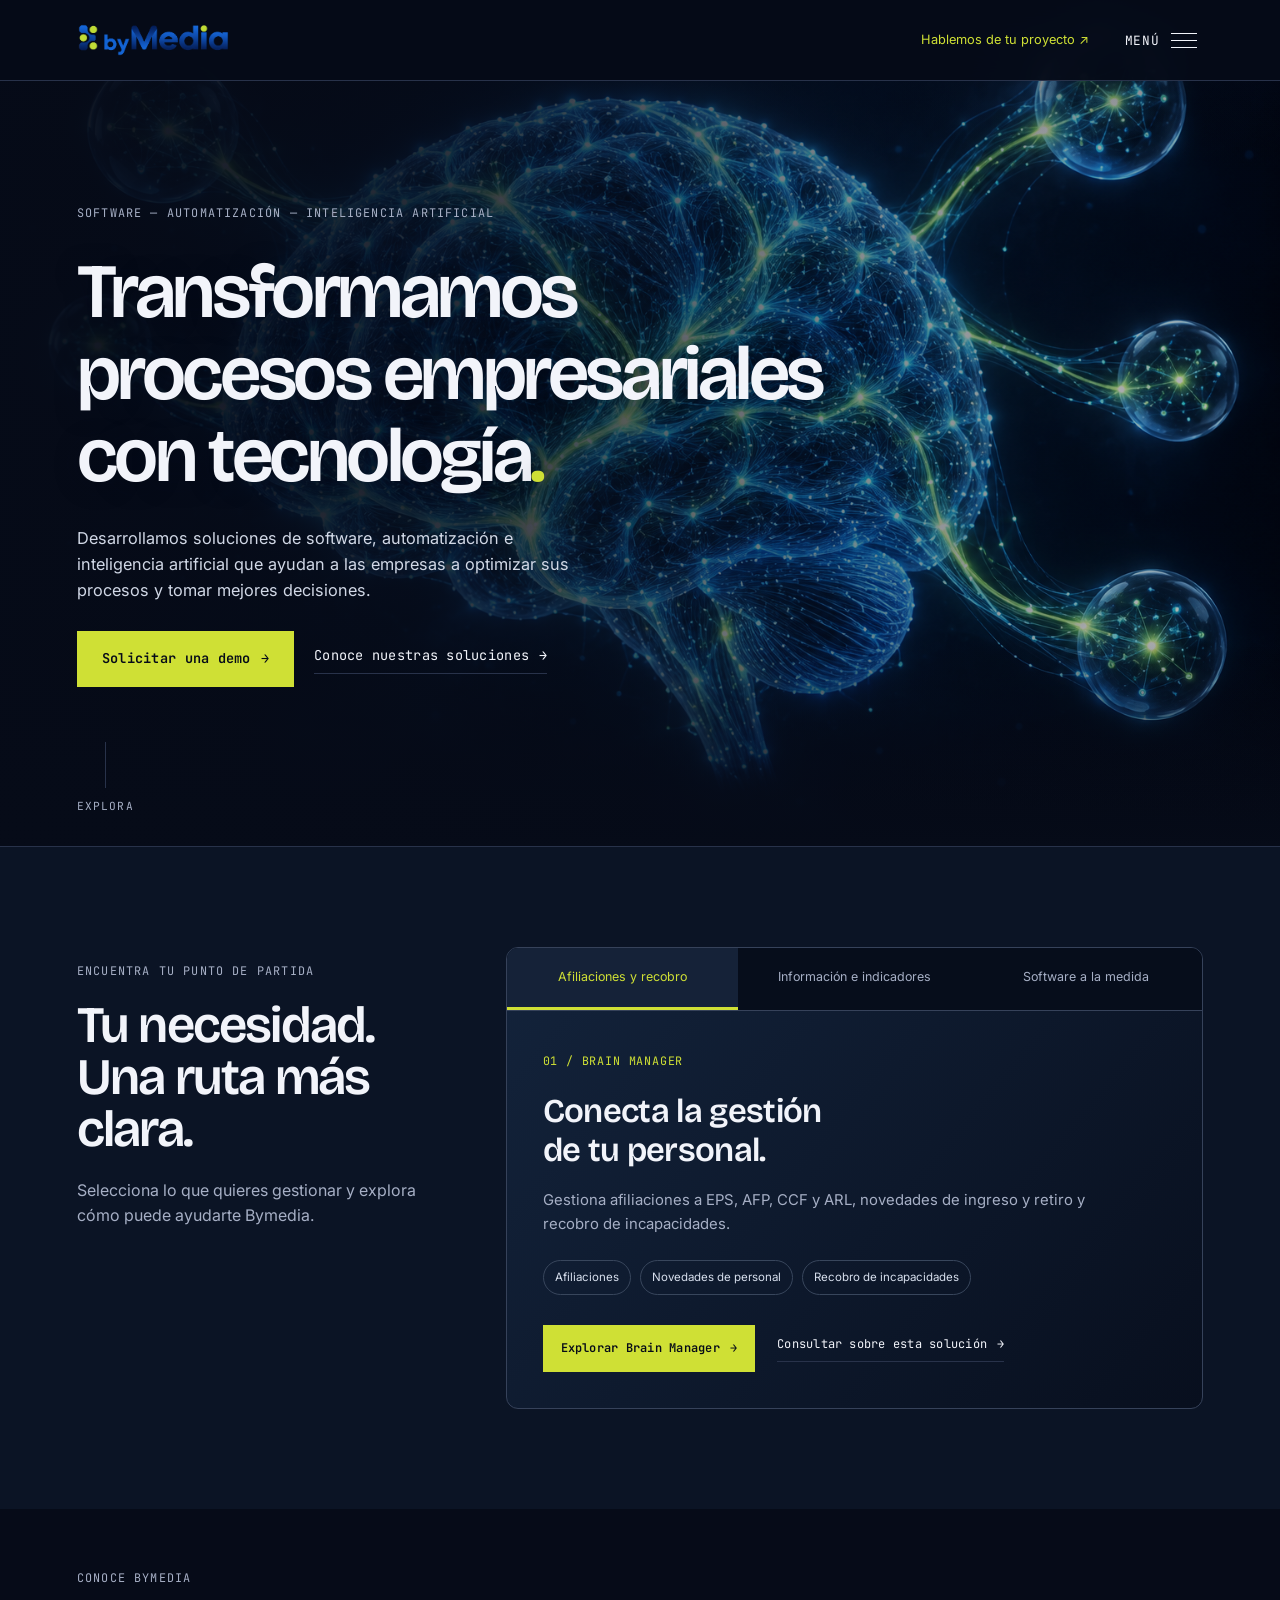
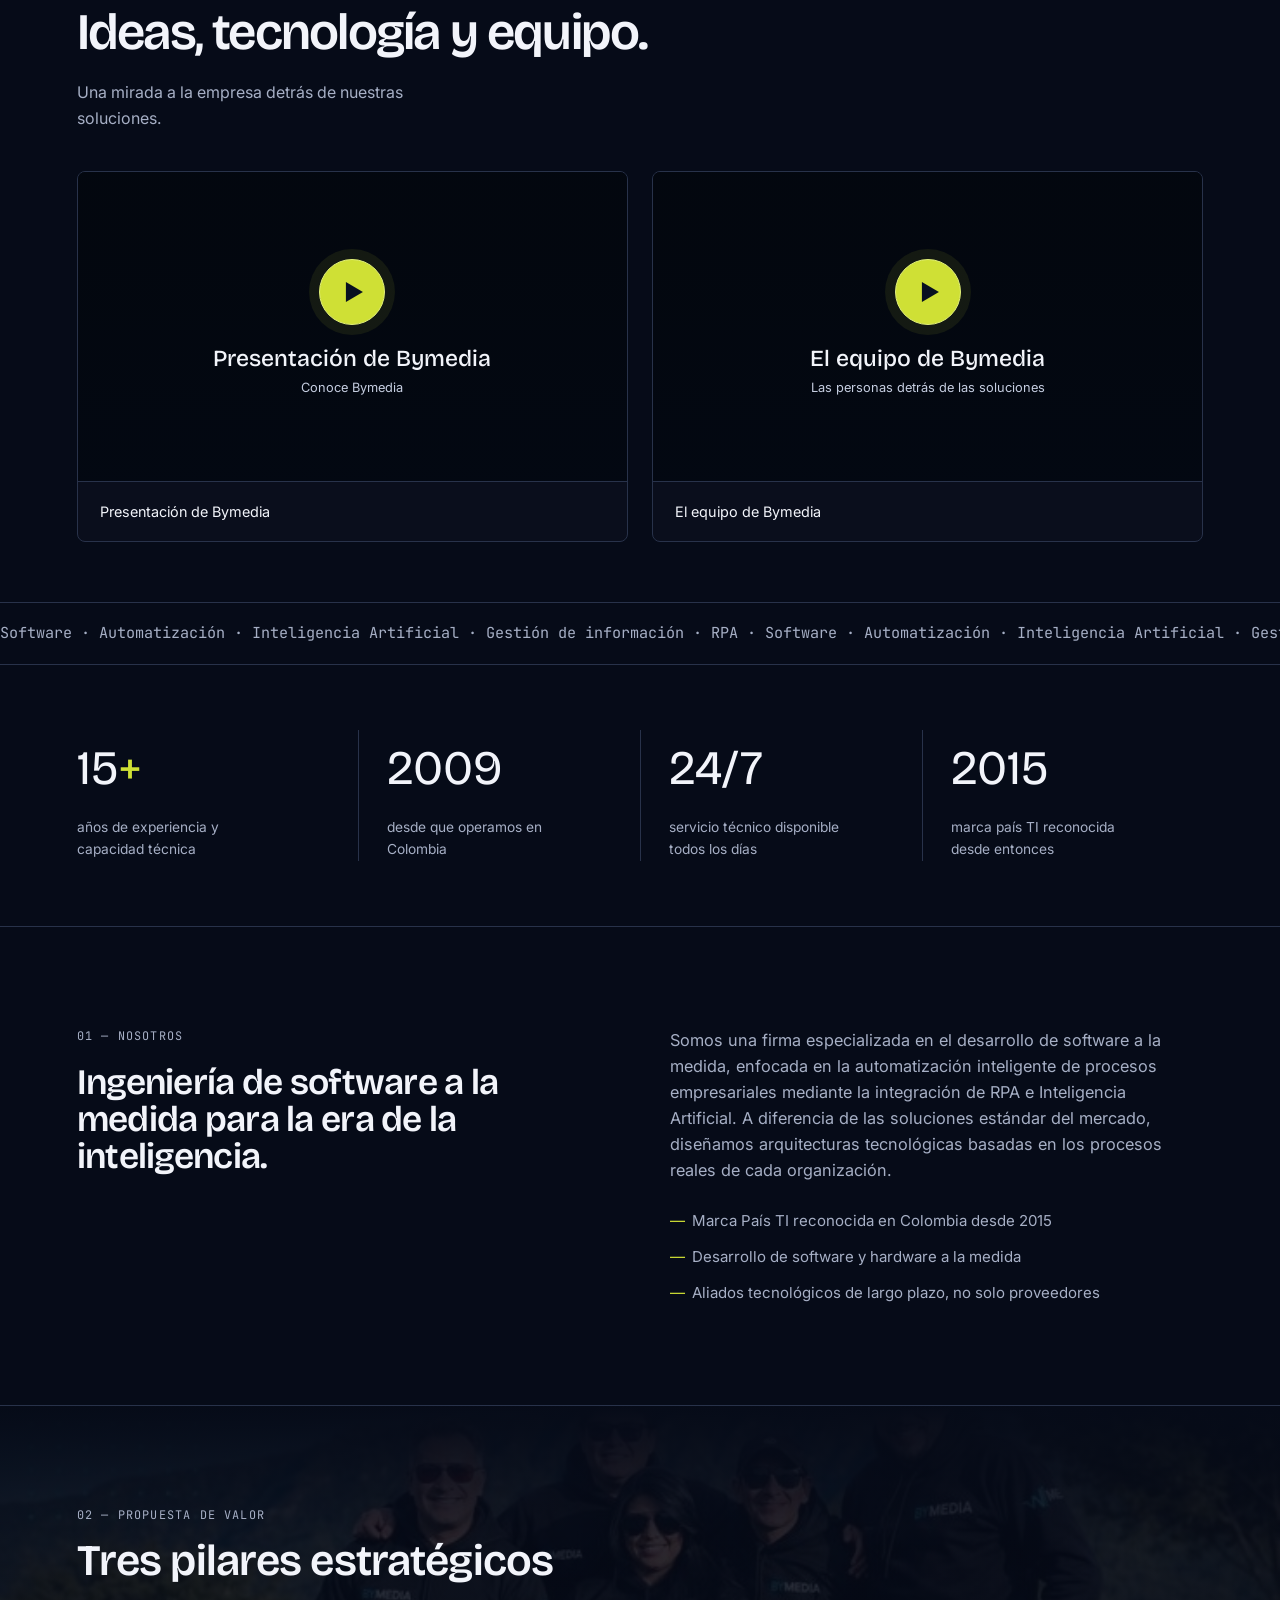
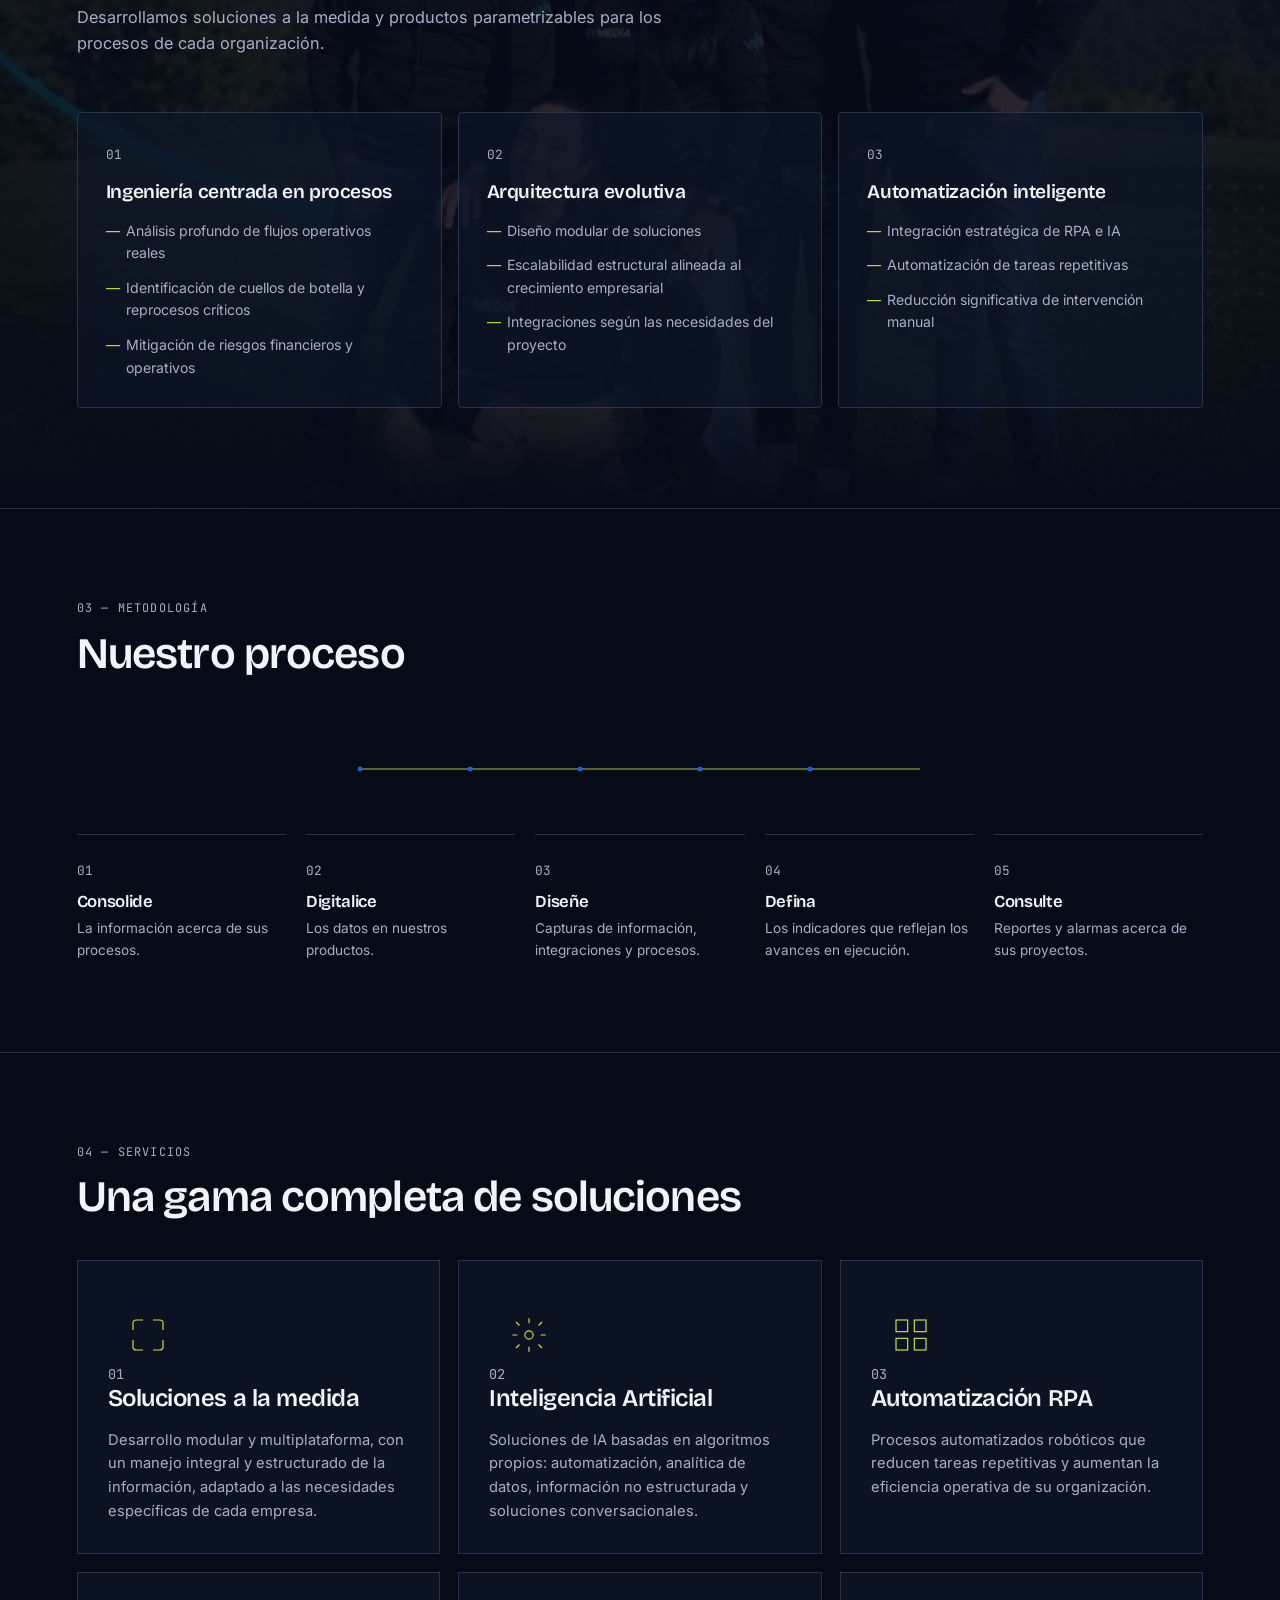
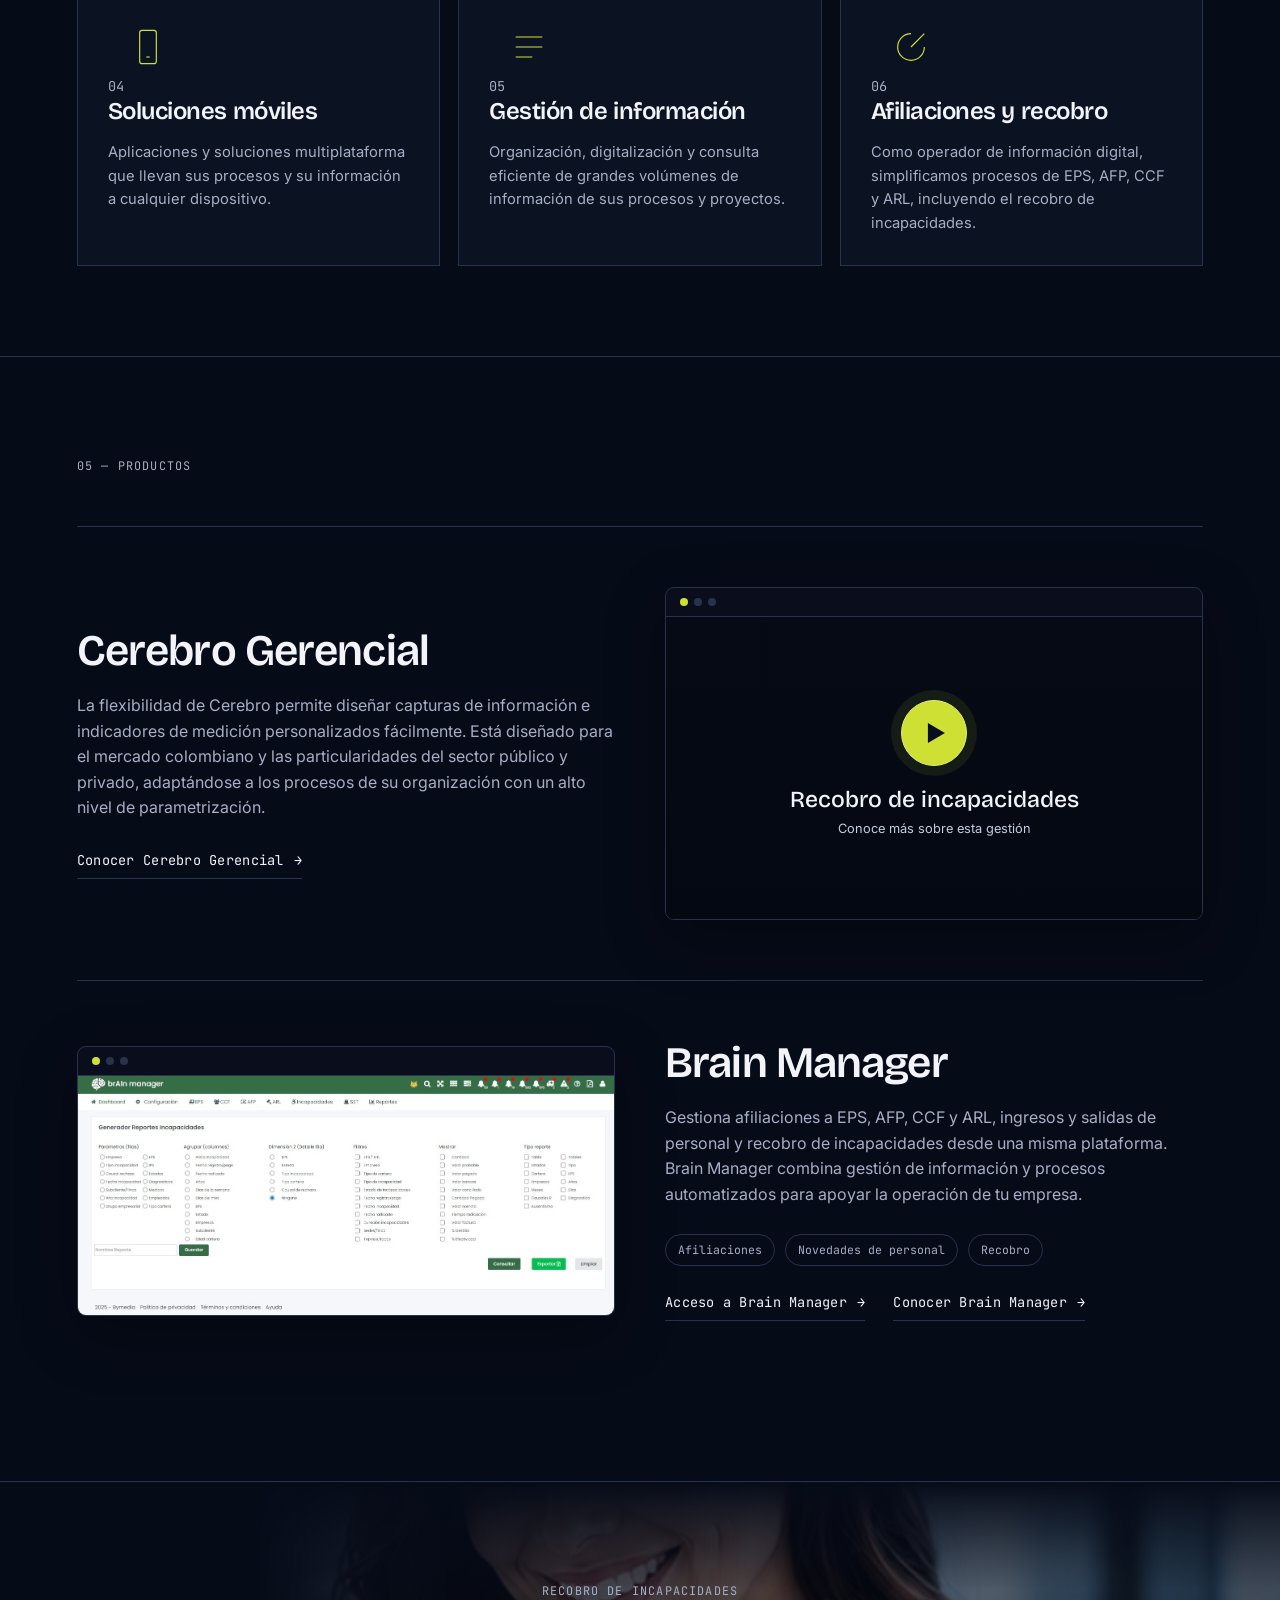
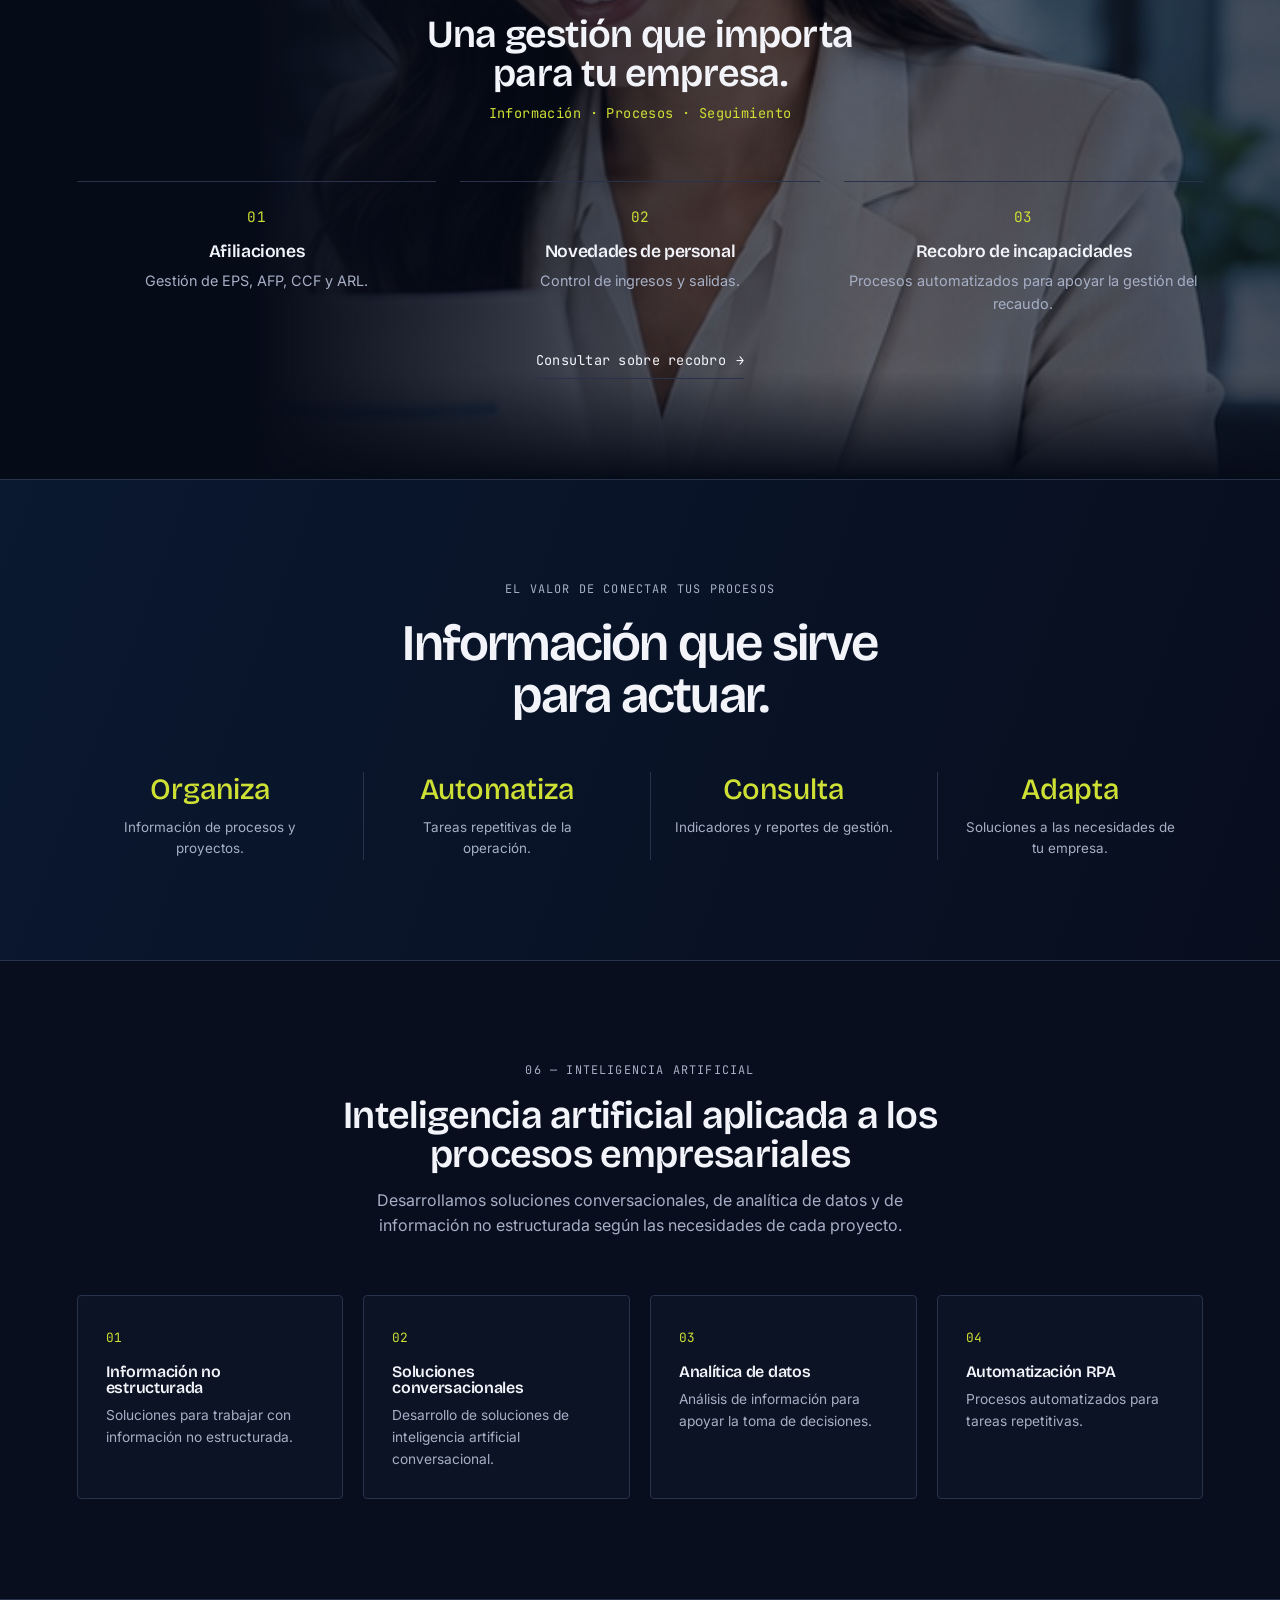
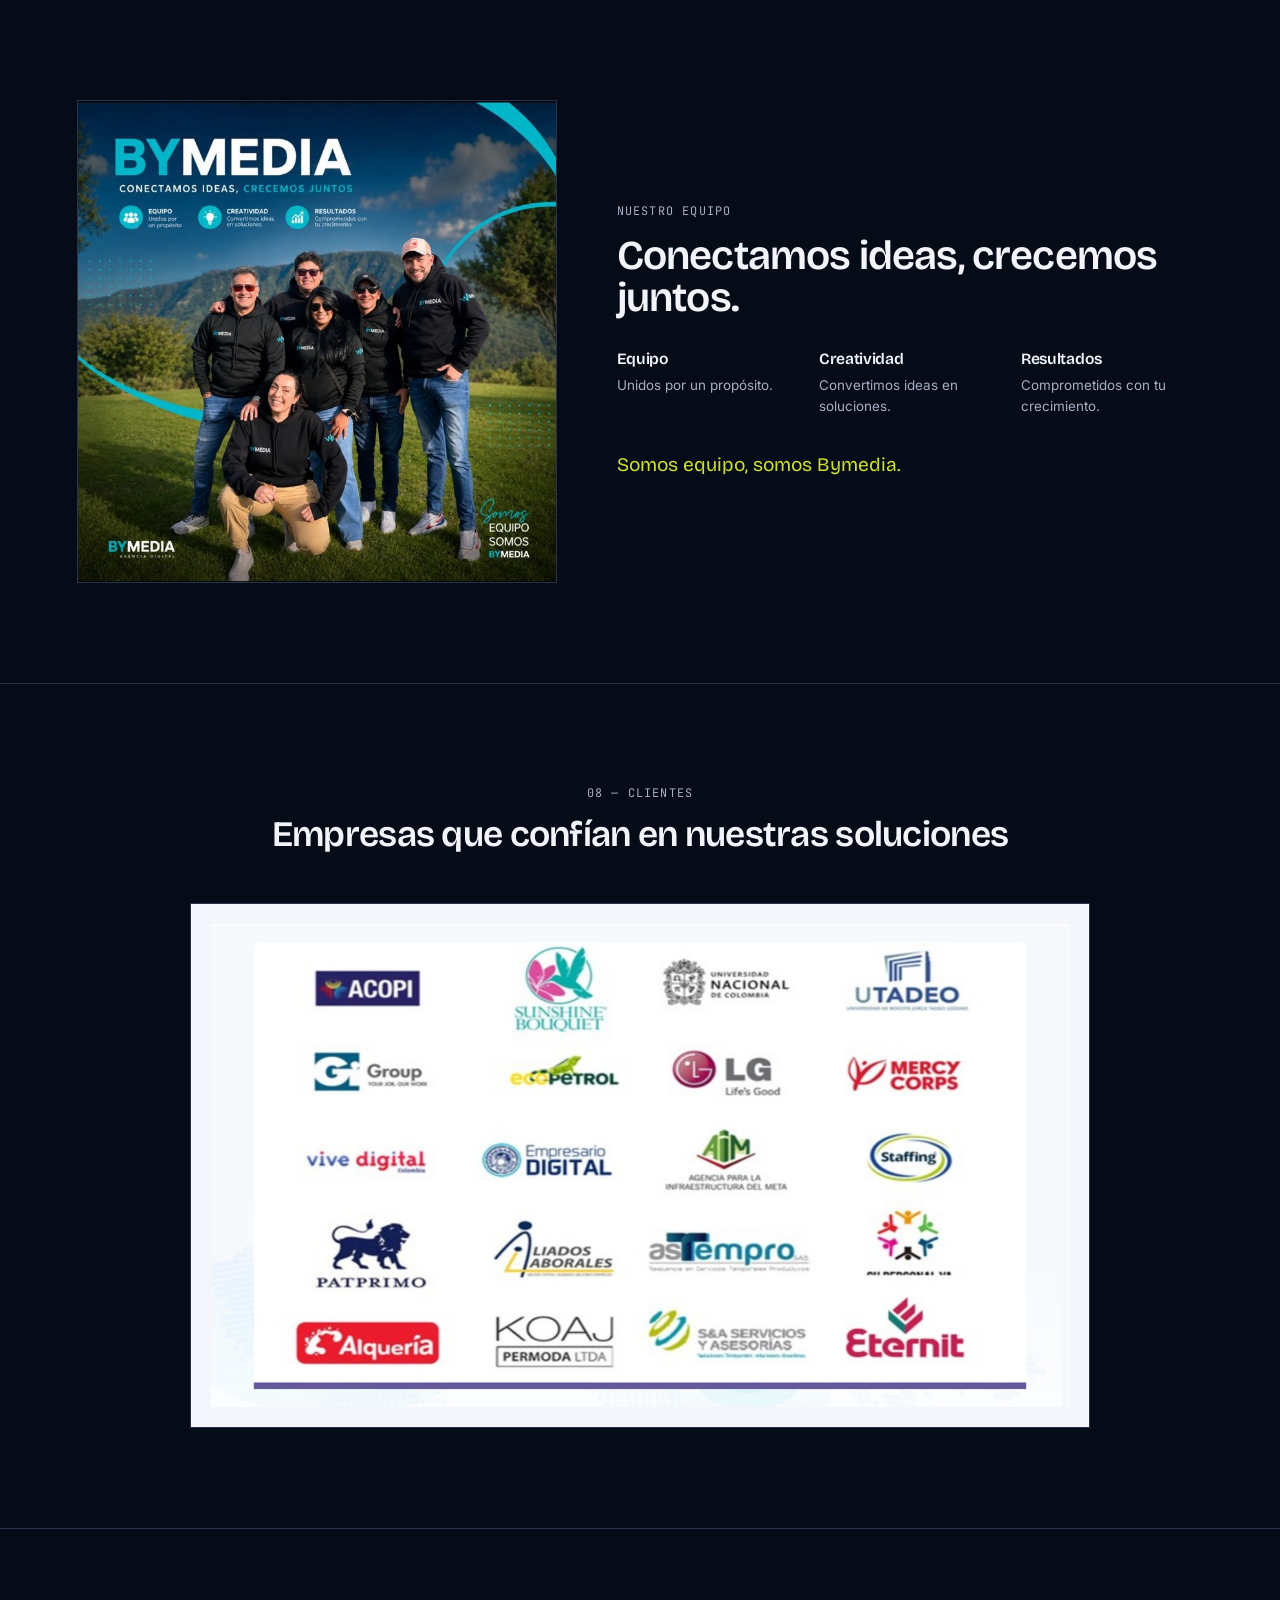
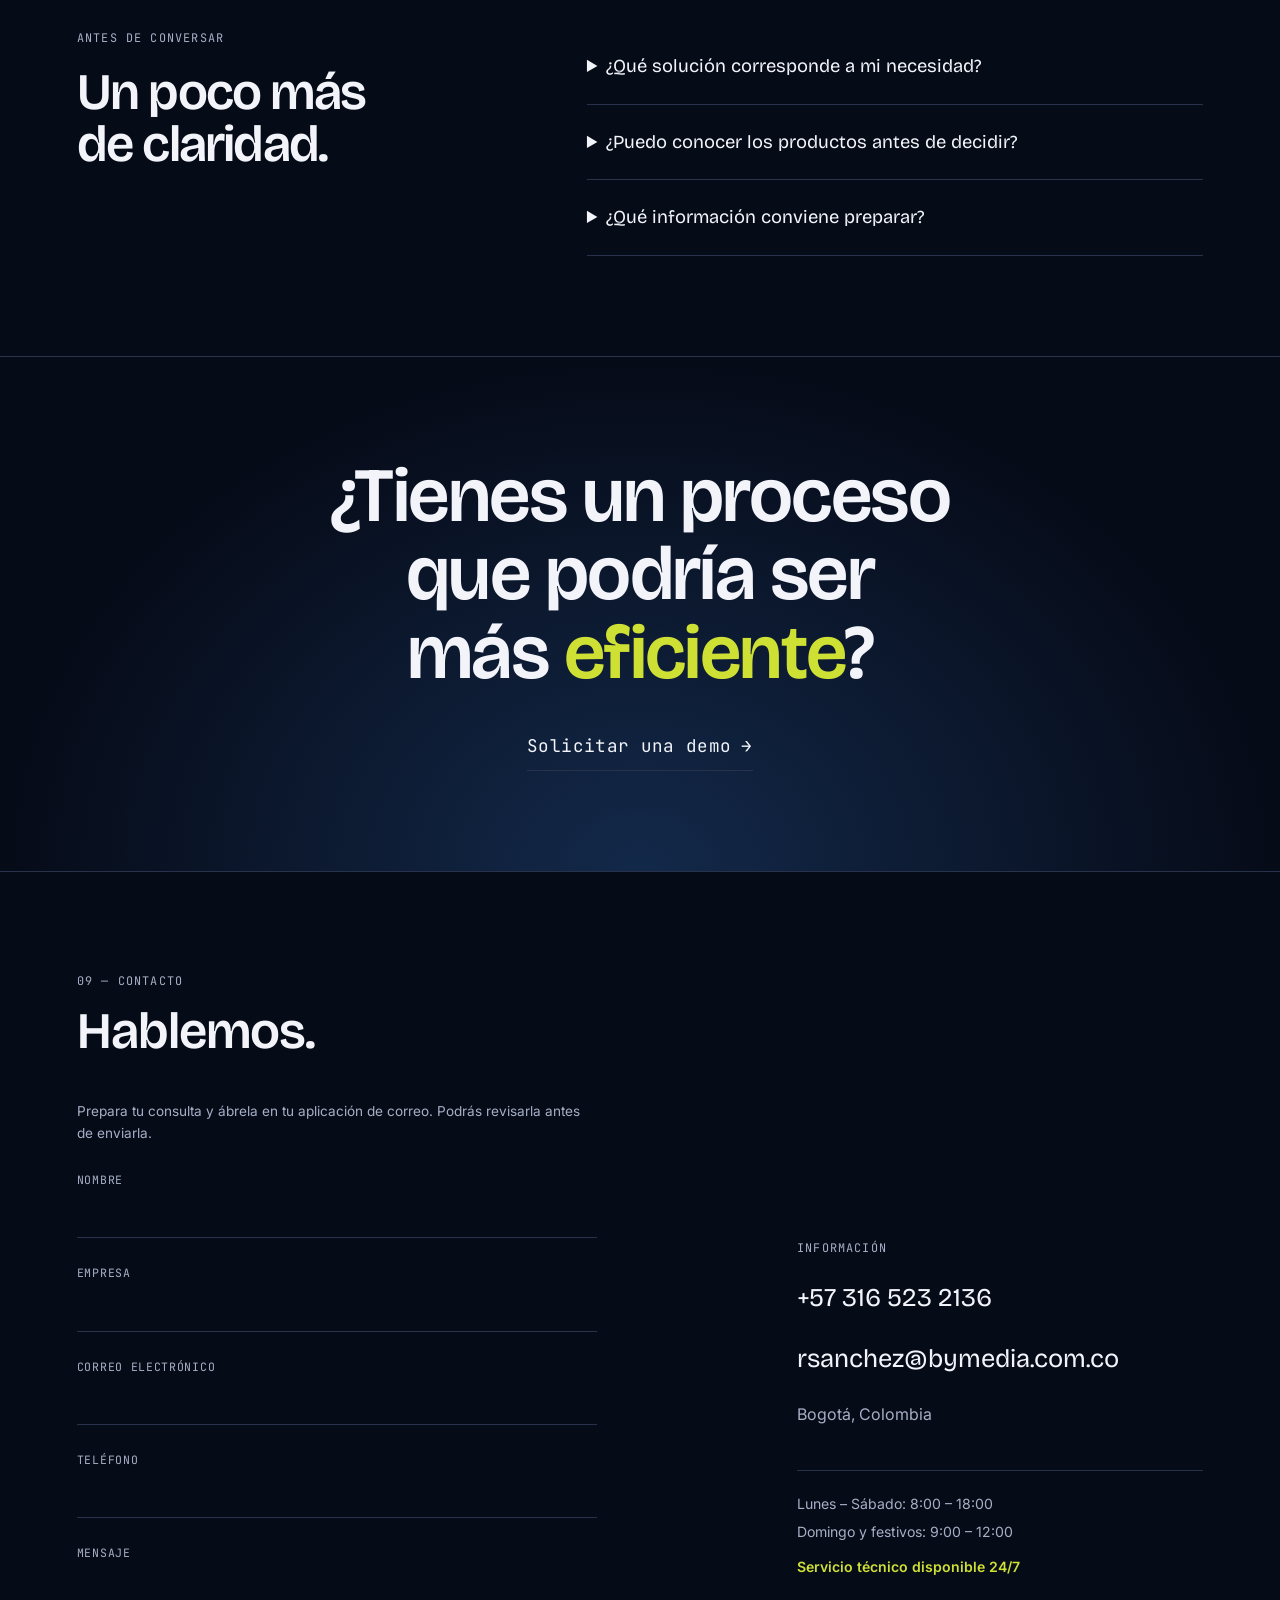
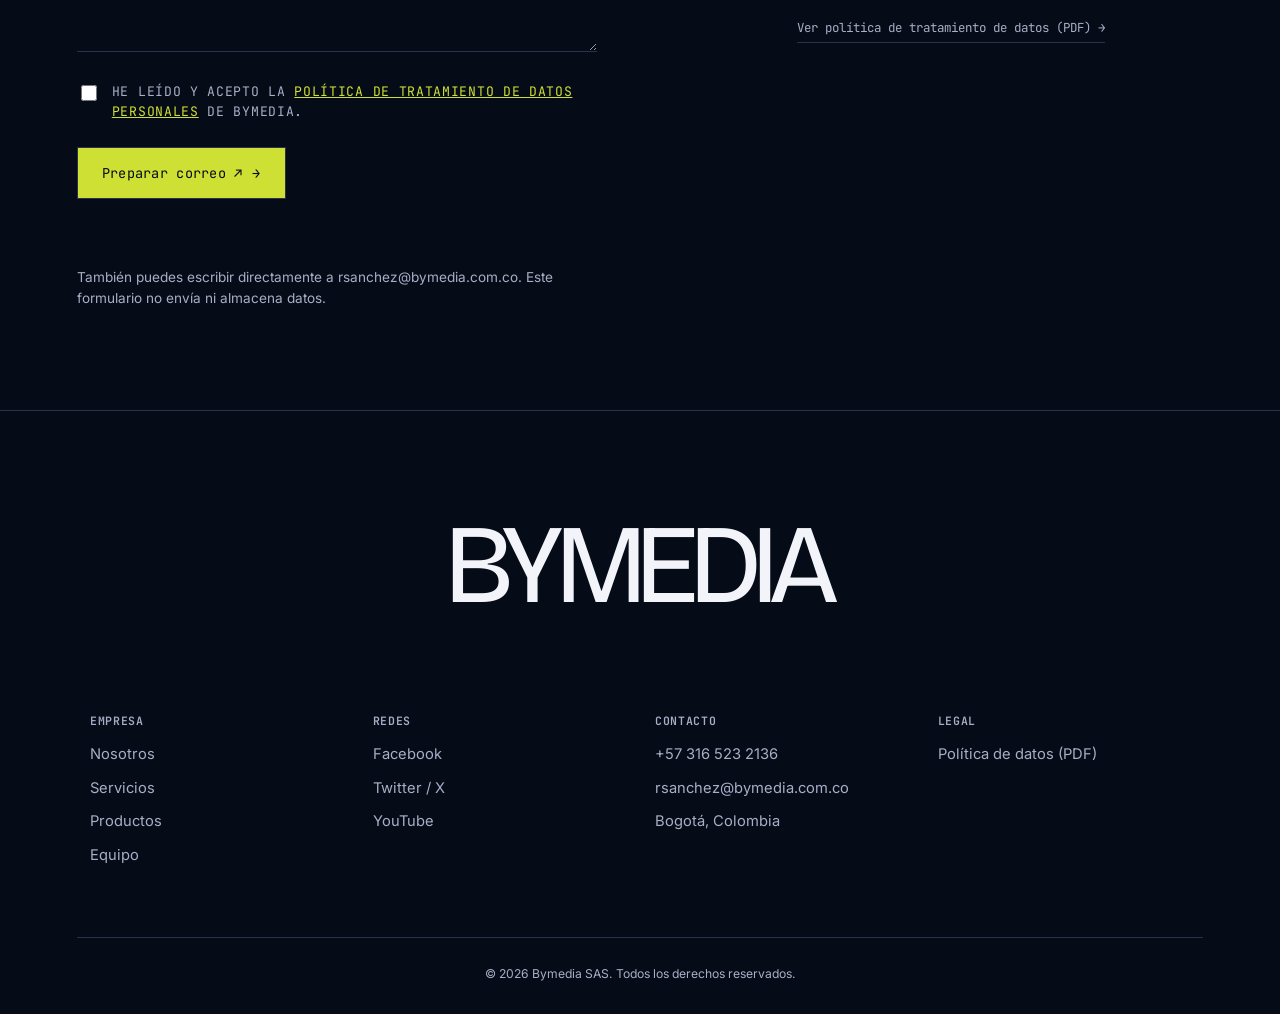
<file: index.html>
<!DOCTYPE html>
<html lang="es">
<head>
<meta charset="UTF-8">
<meta name="viewport" content="width=device-width, initial-scale=1.0">
<title>Bymedia — Software, automatización e inteligencia artificial</title>
<meta name="description" content="Bymedia desarrolla soluciones de software, automatización RPA e inteligencia artificial para empresas colombianas desde 2009.">
<link rel="preconnect" href="https://fonts.googleapis.com">
<link rel="preconnect" href="https://fonts.gstatic.com" crossorigin>
<link href="https://fonts.googleapis.com/css2?family=Bricolage+Grotesque:opsz,wght@12..96,400..800&family=Inter:wght@400;500;600&family=JetBrains+Mono:wght@400;500&display=swap" rel="stylesheet">
<link rel="stylesheet" href="css/style.css">
</head>
<body>
<a class="skip-link" href="#top">Saltar al contenido</a>

<!-- ============ PRELOADER ============ -->
<div class="loader is-done" id="loader" aria-hidden="true">
  <span class="loader__word">BYMEDIA</span>
  <div class="loader__bar"><div class="loader__fill" id="loaderFill"></div></div>
</div>

<!-- ============ CUSTOM CURSOR ============ -->
<div class="cursor" id="cursor"><span></span></div>

<!-- ============ SCROLL PROGRESS ============ -->
<div class="progress" id="progress"></div>

<!-- ============ FIXED CHROME ============ -->
<div class="chrome">
  <a href="#top" class="chrome__logo">
    <img src="assets/logo.png" alt="Bymedia" class="chrome__logo-img">
  </a>
  <a class="header-demo" href="#contacto">Hablemos de tu proyecto ↗</a>
  <button class="chrome__menu" id="menuBtn" aria-controls="overlay" aria-label="Abrir menú" aria-expanded="false">
    <span>Menú</span>
    <i></i>
  </button>
</div>

<!-- ============ OVERLAY NAV ============ -->
<nav class="overlay" id="overlay" aria-label="Navegación principal" inert>
  <div class="overlay__grid">
    <ol class="overlay__links">
      <li><a href="#top" data-idx="00">Inicio</a></li>
      <li><a href="#nosotros" data-idx="01">Nosotros</a></li>
      <li><a href="#propuesta" data-idx="02">Propuesta&nbsp;de&nbsp;valor</a></li>
      <li><a href="#proceso" data-idx="03">Proceso</a></li>
      <li><a href="#servicios" data-idx="04">Servicios</a></li>
      <li><a href="#productos" data-idx="05">Productos</a></li>
      <li><a href="#ia" data-idx="06">Inteligencia&nbsp;Artificial</a></li>
      <li><a href="#equipo" data-idx="07">Equipo</a></li>
      <li><a href="#contacto" data-idx="08">Contacto</a></li>
    </ol>
    <div class="overlay__side">
      <p class="overlay__label">Contacto</p>
      <a href="mailto:rsanchez@bymedia.com.co" class="overlay__contact">rsanchez@bymedia.com.co</a>
      <a href="tel:+573165232136" class="overlay__contact">+57 316 523 2136</a>
      <p class="overlay__label overlay__label--sp">Ubicación</p>
      <p class="overlay__contact overlay__contact--static">Bogotá, Colombia</p>
    </div>
  </div>
</nav>

<main id="top" tabindex="-1">

<!-- ============ HERO ============ -->
<section class="hero hero--brain-background">
<div class="hero-background" aria-hidden="true"><div class="neural-visual"><img src="assets/hero-cerebro-digital.png" alt="Cerebro digital con una red de neuronas y conexiones luminosas, representación conceptual de inteligencia artificial" width="1536" height="1024" fetchpriority="high"><svg class="neural-signals" viewBox="0 0 1536 1024" aria-hidden="true"><path d="M760 510 C640 420 420 300 210 165"/><path d="M760 510 C920 350 1100 200 1320 150"/><path d="M760 510 C950 470 1170 400 1360 460"/><path d="M760 510 C940 690 1170 710 1340 785"/><circle cx="760" cy="510" r="18"/></svg></div></div>
  <div class="hero__inner">
    <p class="eyebrow reveal-line">Software — Automatización — Inteligencia&nbsp;Artificial</p>
    <h1 class="hero__title">
      <span class="reveal-line"><span>Transformamos</span></span>
      <span class="reveal-line"><span>procesos empresariales</span></span>
      <span class="reveal-line"><span>con tecnología<i class="dot">.</i></span></span>
    </h1>
    <div class="hero__foot reveal-line">
      <p class="hero__subtitle">Desarrollamos soluciones de software, automatización e inteligencia artificial que ayudan a las empresas a optimizar sus procesos y tomar mejores decisiones.</p>
      <div class="hero__links">
        <a href="#servicios" class="link-arrow">Conoce nuestras soluciones</a>
        <a href="#contacto" class="link-arrow button-primary">Solicitar una demo</a>
      </div>
    </div>
  </div>

  <div class="hero__scroll">
    <span></span>
    <p>Explora</p>
  </div>
</section>

<section class="finder finder--interactive" id="soluciones"><div class="finder-intro"><p class="eyebrow">Encuentra tu punto de partida</p><h2>Tu necesidad. <br>Una ruta más clara.</h2><p>Selecciona lo que quieres gestionar y explora cómo puede ayudarte Bymedia.</p></div><div class="solution-explorer"><div class="solution-tabs" role="tablist" aria-label="Necesidades de tu empresa"><button id="tab-afiliaciones" role="tab" aria-selected="true" aria-controls="panel-afiliaciones" tabindex="0">Afiliaciones y recobro</button><button id="tab-informacion" role="tab" aria-selected="false" aria-controls="panel-informacion" tabindex="-1">Información e indicadores</button><button id="tab-medida" role="tab" aria-selected="false" aria-controls="panel-medida" tabindex="-1">Software a la medida</button></div>
<div class="solution-panel" id="panel-afiliaciones" role="tabpanel" aria-labelledby="tab-afiliaciones" tabindex="0"><span class="solution-label">01 / Brain Manager</span><h3>Conecta la gestión<br>de tu personal.</h3><p>Gestiona afiliaciones a EPS, AFP, CCF y ARL, novedades de ingreso y retiro y recobro de incapacidades.</p><ul class="solution-features"><li>Afiliaciones</li><li>Novedades de personal</li><li>Recobro de incapacidades</li></ul><div class="solution-actions"><a class="link-arrow button-primary" href="#brain-manager">Explorar Brain Manager</a><a class="link-arrow" href="#contacto" data-interest="Brain Manager: afiliaciones y recobro de incapacidades">Consultar sobre esta solución</a></div></div>
<div class="solution-panel" id="panel-informacion" role="tabpanel" aria-labelledby="tab-informacion" tabindex="0" hidden><span class="solution-label">02 / Cerebro Gerencial</span><h3>Convierte información<br>en una visión de tu operación.</h3><p>Parametriza capturas de información e indicadores de medición según los procesos de tu organización.</p><ul class="solution-features"><li>Captura de información</li><li>Indicadores personalizados</li><li>Reportes de gestión</li></ul><div class="solution-actions"><a class="link-arrow button-primary" href="#cerebro-gerencial">Explorar Cerebro Gerencial</a><a class="link-arrow" href="#contacto" data-interest="Cerebro Gerencial: información e indicadores">Consultar sobre esta solución</a></div></div>
<div class="solution-panel" id="panel-medida" role="tabpanel" aria-labelledby="tab-medida" tabindex="0" hidden><span class="solution-label">03 / Desarrollo a la medida</span><h3>Empieza por tu proceso.<br>Diseña la solución.</h3><p>Consulta sobre desarrollo modular y multiplataforma, automatización RPA y soluciones de inteligencia artificial según las necesidades de tu empresa.</p><ul class="solution-features"><li>Software a la medida</li><li>Automatización RPA</li><li>Inteligencia artificial</li></ul><div class="solution-actions"><a class="link-arrow button-primary" href="#servicios">Explorar servicios</a><a class="link-arrow" href="#contacto" data-interest="Desarrollo de software a la medida">Conversar sobre mi proceso</a></div></div>
</div></section>
<!-- ============ INTRO VIDEOS ============ -->
<section class="intro-videos">
<div class="section-heading"><p class="eyebrow">Conoce Bymedia</p><h2>Ideas, tecnología y equipo.</h2><p>Una mirada a la empresa detrás de nuestras soluciones.</p></div>
  <div class="intro-videos__grid">
    <div class="video-frame reveal-up">
      <div class="video-stage"><video controls playsinline preload="metadata" aria-label="Presentación de Bymedia">
        <source src="assets/video-presentacion.mp4" type="video/mp4">
        Tu navegador no soporta video HTML5.
      </video><button class="video-cover" type="button" aria-label="Reproducir: Presentación de Bymedia" hidden><span class="play-disc" aria-hidden="true">▶</span><span class="video-cover__copy"><strong>Presentación de Bymedia</strong><span>Conoce Bymedia</span></span><span class="video-duration" aria-hidden="true"></span></button></div><div class="video-caption">Presentación de Bymedia</div>
    </div>
    <div class="video-frame reveal-up reveal--delay-1">
      <div class="video-stage"><video controls playsinline preload="metadata" aria-label="El equipo de Bymedia">
        <source src="assets/video-equipo.mp4" type="video/mp4">
        Tu navegador no soporta video HTML5.
      </video><button class="video-cover" type="button" aria-label="Reproducir: El equipo de Bymedia" hidden><span class="play-disc" aria-hidden="true">▶</span><span class="video-cover__copy"><strong>El equipo de Bymedia</strong><span>Las personas detrás de las soluciones</span></span><span class="video-duration" aria-hidden="true"></span></button></div><div class="video-caption">El equipo de Bymedia</div>
    </div>
  </div>
</section>

<!-- marquee -->
<div class="marquee">
  <div class="marquee__track">
    <span>Software · Automatización · Inteligencia Artificial · Gestión de información · RPA · Software · Automatización · Inteligencia Artificial · Gestión de información · RPA · </span>
    <span aria-hidden="true">Software · Automatización · Inteligencia Artificial · Gestión de información · RPA · Software · Automatización · Inteligencia Artificial · Gestión de información · RPA · </span>
  </div>
</div>

<!-- ============ TRUST ============ -->
<section class="trust">
  <div class="trust__item reveal-up">
    <span class="trust__num" data-count="15">15</span><span class="trust__plus">+</span>
    <p>años de experiencia y capacidad técnica</p>
  </div>
  <div class="trust__item reveal-up">
    <span class="trust__num">2009</span>
    <p>desde que operamos en Colombia</p>
  </div>
  <div class="trust__item reveal-up">
    <span class="trust__num">24/7</span>
    <p>servicio técnico disponible todos los días</p>
  </div>
  <div class="trust__item reveal-up">
    <span class="trust__num">2015</span>
    <p>marca país TI reconocida desde entonces</p>
  </div>
</section>

<!-- ============ NOSOTROS ============ -->
<section class="about" id="nosotros">
  <div class="about__col">
    <p class="eyebrow reveal-up">01 — Nosotros</p>
    <h2 class="about__quote reveal-up">Ingeniería de software a la medida para la era de la inteligencia.</h2>
  </div>
  <div class="about__col about__col--right">
    <p class="section-text reveal-up">Somos una firma especializada en el desarrollo de software a la medida, enfocada en la automatización inteligente de procesos empresariales mediante la integración de RPA e Inteligencia Artificial. A diferencia de las soluciones estándar del mercado, diseñamos arquitecturas tecnológicas basadas en los procesos reales de cada organización.</p>
    <ul class="about__list reveal-up">
      <li>Marca País TI reconocida en Colombia desde 2015</li>
      <li>Desarrollo de software y hardware a la medida</li>
      <li>Aliados tecnológicos de largo plazo, no solo proveedores</li>
    </ul>
  </div>
</section>

<!-- ============ PROPUESTA DE VALOR ============ -->
<section class="pillars" id="propuesta">
  <div class="section-bg" aria-hidden="true"><img src="assets/team-photo-crop.jpg" alt="" loading="lazy"></div>
  <p class="eyebrow reveal-up">02 — Propuesta de valor</p>
  <h2 class="reveal-up">Tres pilares estratégicos</h2>
  <p class="pillars__intro reveal-up">Desarrollamos soluciones a la medida y productos parametrizables para los procesos de cada organización.</p>

  <div class="pillars__grid">
    <article class="pillar reveal-up">
      <span class="pillar__num">01</span>
      <h3>Ingeniería centrada en procesos</h3>
      <ul>
        <li>Análisis profundo de flujos operativos reales</li>
        <li>Identificación de cuellos de botella y reprocesos críticos</li>
        <li>Mitigación de riesgos financieros y operativos</li>
      </ul>
    </article>
    <article class="pillar reveal-up reveal--delay-1">
      <span class="pillar__num">02</span>
      <h3>Arquitectura evolutiva</h3>
      <ul>
        <li>Diseño modular de soluciones</li>
        <li>Escalabilidad estructural alineada al crecimiento empresarial</li>
        <li>Integraciones según las necesidades del proyecto</li>
      </ul>
    </article>
    <article class="pillar reveal-up reveal--delay-2">
      <span class="pillar__num">03</span>
      <h3>Automatización inteligente</h3>
      <ul>
        <li>Integración estratégica de RPA e IA</li>
        <li>Automatización de tareas repetitivas</li>
        <li>Reducción significativa de intervención manual</li>
      </ul>
    </article>
  </div>
</section>

<!-- ============ PROCESO — escena de scroll ============ -->
<section class="process" id="proceso">
  <div class="process__pin" id="processPin">
    <p class="eyebrow process__eyebrow reveal-up">03 — Metodología</p>
    <h2 class="process__title reveal-up">Nuestro proceso</h2>

    <svg class="process__svg" id="processSvg" viewBox="0 0 1200 260" preserveAspectRatio="xMidYMid meet" aria-hidden="true">
      <path id="processPath" d="M 40 130 L 260 130 L 480 130 L 720 130 L 940 130 L 1160 130" fill="none" stroke="var(--line)" stroke-width="1.5"/>
      <path id="processPathFill" d="M 40 130 L 260 130 L 480 130 L 720 130 L 940 130 L 1160 130" fill="none" stroke="var(--accent)" stroke-width="1.5"/>
      <g id="processNodes">
        <circle cx="40" cy="130" r="5" fill="var(--accent-blue)"/>
        <circle cx="260" cy="130" r="5" fill="var(--accent-blue)"/>
        <circle cx="480" cy="130" r="5" fill="var(--accent-blue)"/>
        <circle cx="720" cy="130" r="5" fill="var(--accent-blue)"/>
        <circle cx="940" cy="130" r="5" fill="var(--accent-blue)"/>
      </g>
    </svg>

    <div class="process__steps">
      <div class="process__step" data-step="1">
        <span class="process__num">01</span>
        <h3>Consolide</h3>
        <p>La información acerca de sus procesos.</p>
      </div>
      <div class="process__step" data-step="2">
        <span class="process__num">02</span>
        <h3>Digitalice</h3>
        <p>Los datos en nuestros productos.</p>
      </div>
      <div class="process__step" data-step="3">
        <span class="process__num">03</span>
        <h3>Diseñe</h3>
        <p>Capturas de información, integraciones y procesos.</p>
      </div>
      <div class="process__step" data-step="4">
        <span class="process__num">04</span>
        <h3>Defina</h3>
        <p>Los indicadores que reflejan los avances en ejecución.</p>
      </div>
      <div class="process__step" data-step="5">
        <span class="process__num">05</span>
        <h3>Consulte</h3>
        <p>Reportes y alarmas acerca de sus proyectos.</p>
      </div>
    </div>
  </div>
</section>

<!-- ============ SERVICIOS — panel horizontal ============ -->
<section class="services" id="servicios">
  <div class="services__pin" id="servicesPin">
    <div class="services__head">
      <p class="eyebrow reveal-up">04 — Servicios</p>
      <h2 class="reveal-up">Una gama completa de soluciones</h2>
    </div>
    <div class="services__track" id="servicesTrack">
      <article class="service-panel">
        <span class="service-panel__num">01</span>
        <svg viewBox="0 0 48 48" class="service-panel__icon"><path d="M18 6H10a4 4 0 00-4 4v8M30 6h8a4 4 0 014 4v8M18 42H10a4 4 0 01-4-4v-8M30 42h8a4 4 0 004-4v-8" fill="none" stroke="currentColor" stroke-width="1.4"/></svg>
        <h3>Soluciones a la medida</h3>
        <p>Desarrollo modular y multiplataforma, con un manejo integral y estructurado de la información, adaptado a las necesidades específicas de cada empresa.</p>
      </article>
      <article class="service-panel">
        <span class="service-panel__num">02</span>
        <svg viewBox="0 0 48 48" class="service-panel__icon"><circle cx="24" cy="24" r="5" fill="none" stroke="currentColor" stroke-width="1.4"/><path d="M24 4v6M24 38v6M8.4 8.4l4.2 4.2M35.4 35.4l4.2 4.2M4 24h6M38 24h6M8.4 39.6l4.2-4.2M35.4 12.6l4.2-4.2" stroke="currentColor" stroke-width="1.4"/></svg>
        <h3>Inteligencia Artificial</h3>
        <p>Soluciones de IA basadas en algoritmos propios: automatización, analítica de datos, información no estructurada y soluciones conversacionales.</p>
      </article>
      <article class="service-panel">
        <span class="service-panel__num">03</span>
        <svg viewBox="0 0 48 48" class="service-panel__icon"><rect x="6" y="6" width="14" height="14" fill="none" stroke="currentColor" stroke-width="1.4"/><rect x="28" y="6" width="14" height="14" fill="none" stroke="currentColor" stroke-width="1.4"/><rect x="6" y="28" width="14" height="14" fill="none" stroke="currentColor" stroke-width="1.4"/><rect x="28" y="28" width="14" height="14" fill="none" stroke="currentColor" stroke-width="1.4"/></svg>
        <h3>Automatización RPA</h3>
        <p>Procesos automatizados robóticos que reducen tareas repetitivas y aumentan la eficiencia operativa de su organización.</p>
      </article>
      <article class="service-panel">
        <span class="service-panel__num">04</span>
        <svg viewBox="0 0 48 48" class="service-panel__icon"><rect x="14" y="4" width="20" height="40" rx="3" fill="none" stroke="currentColor" stroke-width="1.4"/><line x1="22" y1="36" x2="26" y2="36" stroke="currentColor" stroke-width="1.4"/></svg>
        <h3>Soluciones móviles</h3>
        <p>Aplicaciones y soluciones multiplataforma que llevan sus procesos y su información a cualquier dispositivo.</p>
      </article>
      <article class="service-panel">
        <span class="service-panel__num">05</span>
        <svg viewBox="0 0 48 48" class="service-panel__icon"><path d="M8 12h32M8 24h32M8 36h20" stroke="currentColor" stroke-width="1.4"/></svg>
        <h3>Gestión de información</h3>
        <p>Organización, digitalización y consulta eficiente de grandes volúmenes de información de sus procesos y proyectos.</p>
      </article>
      <article class="service-panel">
        <span class="service-panel__num">06</span>
        <svg viewBox="0 0 48 48" class="service-panel__icon"><path d="M40 24a16 16 0 11-16-16" fill="none" stroke="currentColor" stroke-width="1.4"/><path d="M40 8L24 24" stroke="currentColor" stroke-width="1.4"/></svg>
        <h3>Afiliaciones y recobro</h3>
        <p>Como operador de información digital, simplificamos procesos de EPS, AFP, CCF y ARL, incluyendo el recobro de incapacidades.</p>
      </article>
    </div>
  </div>
</section>

<!-- ============ PRODUCTOS ============ -->
<section class="products" id="productos">
  <p class="eyebrow products__eyebrow reveal-up">05 — Productos</p>

  <article class="product" id="cerebro-gerencial">
    <div class="product__text reveal-up">
      <h2>Cerebro Gerencial</h2>
      <p>La flexibilidad de Cerebro permite diseñar capturas de información e indicadores de medición personalizados fácilmente. Está diseñado para el mercado colombiano y las particularidades del sector público y privado, adaptándose a los procesos de su organización con un alto nivel de parametrización.</p>
      <a href="#contacto" class="link-arrow">Conocer Cerebro Gerencial</a>
    </div>
    <div class="product__visual product__visual--video reveal-up">
      <div class="browser-frame">
        <div class="browser-frame__bar"><span></span><span></span><span></span></div>
        <div class="video-stage"><video controls playsinline preload="metadata" aria-label="Recobro de incapacidades">
          <source src="assets/video-recobro.mp4" type="video/mp4">
          Tu navegador no soporta video HTML5.
        </video><button class="video-cover" type="button" aria-label="Reproducir: Recobro de incapacidades" hidden><span class="play-disc" aria-hidden="true">▶</span><span class="video-cover__copy"><strong>Recobro de incapacidades</strong><span>Conoce más sobre esta gestión</span></span><span class="video-duration" aria-hidden="true"></span></button></div>
      </div>
    </div>
  </article>

  <article class="product product--rev" id="brain-manager">
    <div class="product__text reveal-up">
      <h2>Brain Manager</h2>
      <p>Gestiona afiliaciones a EPS, AFP, CCF y ARL, ingresos y salidas de personal y recobro de incapacidades desde una misma plataforma. Brain Manager combina gestión de información y procesos automatizados para apoyar la operación de tu empresa.</p>
      <div class="product__tags">
        <span>Afiliaciones</span><span>Novedades de personal</span><span>Recobro</span>
      </div>
      <div class="product__links">
        <a href="https://brain-manager.net/" target="_blank" rel="noopener" class="link-arrow">Acceso a Brain Manager</a>
        <a href="#contacto" class="link-arrow">Conocer Brain Manager</a>
      </div>
    </div>
    <div class="product__visual product__visual--screenshot reveal-up">
      <div class="browser-frame">
        <div class="browser-frame__bar"><span></span><span></span><span></span></div>
        <img src="assets/brainmanager-dashboard.jpg" alt="Vista de la plataforma Brain Manager" loading="lazy">
      </div>
    </div>
  </article>
</section>

<!-- ============ QUIÉN PAGA CADA INCAPACIDAD ============ -->
<section class="payers"><div class="section-bg section-bg--right" aria-hidden="true"><img src="assets/recobro-photo.jpg" alt="" loading="lazy"></div><div class="payers__head"><p class="eyebrow">Recobro de incapacidades</p><h2>Una gestión que importa<br>para tu empresa.</h2><p class="payers__tagline">Información · Procesos · Seguimiento</p></div><div class="payers__grid"><div class="payers__item"><span class="payers__num">01</span><h3>Afiliaciones</h3><p>Gestión de EPS, AFP, CCF y ARL.</p></div><div class="payers__item"><span class="payers__num">02</span><h3>Novedades de personal</h3><p>Control de ingresos y salidas.</p></div><div class="payers__item"><span class="payers__num">03</span><h3>Recobro de incapacidades</h3><p>Procesos automatizados para apoyar la gestión del recaudo.</p></div></div><a href="#contacto" class="link-arrow">Consultar sobre recobro</a></section>

<!-- ============ RESULTADOS ============ -->
<section class="results"><p class="eyebrow">El valor de conectar tus procesos</p><h2>Información que sirve<br>para actuar.</h2><div class="results__grid"><div class="results__item"><span class="value-word">Organiza</span><p>Información de procesos y proyectos.</p></div><div class="results__item"><span class="value-word">Automatiza</span><p>Tareas repetitivas de la operación.</p></div><div class="results__item"><span class="value-word">Consulta</span><p>Indicadores y reportes de gestión.</p></div><div class="results__item"><span class="value-word">Adapta</span><p>Soluciones a las necesidades de tu empresa.</p></div></div></section>

<!-- ============ IA ============ -->
<section class="ai" id="ia">
  <p class="eyebrow reveal-up">06 — Inteligencia Artificial</p>
  <h2 class="ai__title reveal-up">Inteligencia artificial aplicada a los procesos empresariales</h2>
  <p class="ai__subtitle reveal-up">Desarrollamos soluciones conversacionales, de analítica de datos y de información no estructurada según las necesidades de cada proyecto.</p>

  <div class="ai__grid">
    <article class="ai__card reveal-up">
      <span class="ai__card-num">01</span>
      <h3>Información no estructurada</h3>
      <p>Soluciones para trabajar con información no estructurada.</p>
    </article>
    <article class="ai__card reveal-up reveal--delay-1">
      <span class="ai__card-num">02</span>
      <h3>Soluciones conversacionales</h3>
      <p>Desarrollo de soluciones de inteligencia artificial conversacional.</p>
    </article>
    <article class="ai__card reveal-up reveal--delay-2">
      <span class="ai__card-num">03</span>
      <h3>Analítica de datos</h3>
      <p>Análisis de información para apoyar la toma de decisiones.</p>
    </article>
    <article class="ai__card reveal-up reveal--delay-3">
      <span class="ai__card-num">04</span>
      <h3>Automatización RPA</h3>
      <p>Procesos automatizados para tareas repetitivas.</p>
    </article>
  </div>
</section>

<!-- ============ EQUIPO ============ -->
<section class="team" id="equipo">
  <div class="team__grid">
    <div class="team__visual reveal-up">
      <img src="assets/team-photo.jpg" alt="Equipo de Bymedia" loading="lazy">
    </div>
    <div class="team__text reveal-up reveal--delay-1">
      <p class="eyebrow">Nuestro equipo</p>
      <h2>Conectamos ideas, crecemos juntos.</h2>
      <div class="team__pillars">
        <div>
          <h3>Equipo</h3>
          <p>Unidos por un propósito.</p>
        </div>
        <div>
          <h3>Creatividad</h3>
          <p>Convertimos ideas en soluciones.</p>
        </div>
        <div>
          <h3>Resultados</h3>
          <p>Comprometidos con tu crecimiento.</p>
        </div>
      </div>
      <p class="team__signoff">Somos equipo, somos Bymedia.</p>
    </div>
  </div>
</section>

<!-- ============ CLIENTES ============ -->
<section class="clients">
  <p class="eyebrow reveal-up">08 — Clientes</p>
  <h2 class="reveal-up">Empresas que confían en nuestras soluciones</h2>
  <div class="clients__card reveal-up">
    <img src="assets/clients-grid.jpg" alt="Logos de clientes de Bymedia: ACOPI, Sunshine Bouquet, Universidad Nacional de Colombia, UTADEO, Gi Group, Ecopetrol, LG, Mercy Corps, Vive Digital Colombia, Empresario Digital, AIM, Staffing, Patprimo, Aliados Laborales, Astempro, Tu Personal Ya, Alquería, KOAJ, S&A Servicios y Asesorías, Eternit" loading="lazy">
  </div>
</section>

<section class="faq" id="preguntas"><div><p class="eyebrow">Antes de conversar</p><h2>Un poco más<br>de claridad.</h2></div><div><details><summary>¿Qué solución corresponde a mi necesidad?</summary><p>Brain Manager se enfoca en afiliaciones y recobro de incapacidades. Cerebro Gerencial permite parametrizar capturas de información e indicadores. También puedes consultar por un desarrollo a la medida.</p></details><details><summary>¿Puedo conocer los productos antes de decidir?</summary><p>Solicita una demostración a través del contacto de esta página y cuéntanos qué proceso quieres explorar.</p></details><details><summary>¿Qué información conviene preparar?</summary><p>Describe el proceso actual, las herramientas que usas y el problema que buscas resolver. Esto ayuda a iniciar una conversación sobre tu proyecto.</p></details></div></section>
<!-- ============ CTA ============ -->
<section class="cta">
  <h2 class="cta__title">
    <span class="reveal-line"><span>¿Tienes un proceso</span></span>
    <span class="reveal-line"><span>que podría ser</span></span>
    <span class="reveal-line"><span>más <i>eficiente</i>?</span></span>
  </h2>
  <a href="#contacto" class="link-arrow link-arrow--lg reveal-up">Solicitar una demo</a>
</section>

<!-- ============ CONTACTO ============ -->
<section class="contact" id="contacto">
  <div class="contact__col">
    <p class="eyebrow reveal-up">09 — Contacto</p>
    <h2 class="reveal-up">Hablemos.</h2>
    <form class="contact__form reveal-up" id="contactForm">
<p class="contact-explainer">Prepara tu consulta y ábrela en tu aplicación de correo. Podrás revisarla antes de enviarla.</p>
      <div class="field">
        <label for="fname">Nombre</label>
        <input type="text" id="fname" name="fname" required>
      </div>
      <div class="field">
        <label for="fcompany">Empresa</label>
        <input type="text" id="fcompany" name="fcompany">
      </div>
      <div class="field">
        <label for="femail">Correo electrónico</label>
        <input type="email" id="femail" name="femail" required>
      </div>
      <div class="field">
        <label for="fphone">Teléfono</label>
        <input type="tel" id="fphone" name="fphone">
      </div>
      <div class="field">
        <label for="fmessage">Mensaje</label>
        <textarea id="fmessage" name="fmessage" rows="3" required></textarea>
      </div>
      <div class="field field--full field--consent">
        <label class="consent">
          <input type="checkbox" id="fconsent" name="fconsent" required>
          <span>He leído y acepto la <a href="assets/politica-datos-personales.pdf" target="_blank" rel="noopener">Política de Tratamiento de Datos Personales</a> de Bymedia.</span>
        </label>
      </div>
      <button type="submit" id="submitBtn" class="link-arrow link-arrow--submit">Preparar correo ↗</button>
      <p class="form-note" id="formNote" role="status"></p><a id="emailDraft" class="link-arrow" hidden>Abrir mi aplicación de correo</a><p class="contact-explainer">También puedes escribir directamente a rsanchez@bymedia.com.co. Este formulario no envía ni almacena datos.</p>
    </form>
  </div>

  <div class="contact__col contact__col--info reveal-up">
    <p class="eyebrow">Información</p>
    <a href="tel:+573165232136" class="contact__big">+57 316 523 2136</a>
    <a href="mailto:rsanchez@bymedia.com.co" class="contact__big">rsanchez@bymedia.com.co</a>
    <p class="contact__loc">Bogotá, Colombia</p>
    <div class="contact__hours">
      <p>Lunes – Sábado: 8:00 – 18:00</p>
      <p>Domingo y festivos: 9:00 – 12:00</p>
      <p class="contact__support">Servicio técnico disponible 24/7</p>
    </div>
    <a href="assets/politica-datos-personales.pdf" target="_blank" rel="noopener" class="contact__policy-link">Ver política de tratamiento de datos (PDF) →</a>
  </div>
</section>

</main>

<!-- ============ FOOTER ============ -->
<footer class="footer">
  <a href="#top" class="footer__word">BYMEDIA</a>
  <div class="footer__grid">
    <div>
      <h4>Empresa</h4>
      <a href="#nosotros">Nosotros</a>
      <a href="#servicios">Servicios</a>
      <a href="#productos">Productos</a>
      <a href="#equipo">Equipo</a>
    </div>
    <div>
      <h4>Redes</h4>
      <a href="https://www.facebook.com/ByMedia.Colombia?ref=hl" target="_blank" rel="noopener">Facebook</a>
      <a href="https://twitter.com/by_media" target="_blank" rel="noopener">Twitter / X</a>
      <a href="https://www.youtube.com/channel/UCAiRuhlkONeWqnA2f-bKyDw" target="_blank" rel="noopener">YouTube</a>
    </div>
    <div>
      <h4>Contacto</h4>
      <a href="tel:+573165232136">+57 316 523 2136</a>
      <a href="mailto:rsanchez@bymedia.com.co">rsanchez@bymedia.com.co</a>
      <a href="#contacto">Bogotá, Colombia</a>
    </div>
    <div>
      <h4>Legal</h4>
      <a href="assets/politica-datos-personales.pdf" target="_blank" rel="noopener">Política de datos (PDF)</a>
    </div>
  </div>
  <p class="footer__copy">© <span id="year"></span> Bymedia SAS. Todos los derechos reservados.</p>
</footer>



<script src="js/main.js"></script>
</body>
</html>
</file>
<file: css/style.css>
/* =========================================================
   BYMEDIA — "Revolucionario"
   Principios tomados de Orano (Immersive Garden / Awwwards SOTD):
   - Paleta disciplinada de 3 colores: negro, blanco hueso, 1 acento.
   - Visuales "wireframe" (líneas) en vez de fotos/gradientes.
   - Narrativa controlada por el scroll (pin + scrub), no solo fade-in.
   - Navegación no convencional: overlay a pantalla completa.
   - Tipografía enorme y editorial como protagonista visual.
   No es una copia: se aplica al contenido real de Bymedia.
   ========================================================= */

:root{
  --bg:      #060B18;
  --bg-alt:  #080E1E;
  --fg:      #F2F4FA;
  --fg-dim:  #8892AC;
  --line:    #1B2340;
  --accent:  #CFE035;
  --accent-blue: #1B5FE0;
  --accent-blue-deep: #0A2472;

  --font-display: 'Bricolage Grotesque', system-ui, sans-serif;
  --font-body:    'Inter', system-ui, sans-serif;
  --font-mono:    'JetBrains Mono', monospace;

  --ease: cubic-bezier(.16,.84,.24,1);
}

*,*::before,*::after{ box-sizing:border-box; }
html{ background: var(--bg); }
body{
  margin:0;
  background: var(--bg);
  color: var(--fg);
  font-family: var(--font-body);
  font-size: 16px;
  line-height:1.6;
  -webkit-font-smoothing:antialiased;
  overflow-x:hidden;
}
::selection{ background: var(--accent); color:#070707; }
a{ color:inherit; text-decoration:none; }
img{ max-width:100%; display:block; }
button{ font-family:inherit; background:none; border:none; color:inherit; cursor:pointer; }
h1,h2,h3,h4{ font-family: var(--font-display); margin:0; line-height:1.02; letter-spacing:-0.02em; font-weight:600; }
p{ margin:0; }
ul{ list-style:none; margin:0; padding:0; }

@media (prefers-reduced-motion: reduce){
  *{ animation-duration:.001ms !important; transition-duration:.001ms !important; }
}

.eyebrow{
  font-family: var(--font-mono);
  font-size:.74rem;
  letter-spacing:.1em;
  text-transform:uppercase;
  color: var(--fg-dim);
}

.link-arrow{
  position:relative;
  display:inline-flex;
  align-items:center;
  gap:10px;
  font-family: var(--font-mono);
  font-size:.85rem;
  letter-spacing:.02em;
  padding-bottom: 6px;
  border-bottom: 1px solid var(--line);
  transition: border-color .3s var(--ease), color .3s var(--ease), gap .3s var(--ease);
}
.link-arrow::after{ content:'→'; transition: transform .3s var(--ease); }
.link-arrow:hover{ color: var(--accent); border-color: var(--accent); gap:16px; }
.link-arrow--lg{ font-size:1.1rem; padding-bottom:10px; }
.link-arrow--submit{ border: 1px solid var(--line); border-radius:0; padding:16px 24px; width:fit-content; }
.link-arrow--submit:hover{ background: var(--accent); color:#070707; }

section{ position:relative; padding: 140px 6vw; }

/* =========================================================
   Section background image (imagen real detrás del texto)
   ========================================================= */
.section-bg{
  position:absolute; inset:0; z-index:0; overflow:hidden;
}
.section-bg ~ *{ position:relative; z-index:1; }
.section-bg img{
  width:100%; height:100%; object-fit:cover;
  object-position: center;
  opacity:.28;
  filter: grayscale(.15);
}
.section-bg::after{
  content:'';
  position:absolute; inset:0;
  background: linear-gradient(180deg, var(--bg) 0%, rgba(6,11,24,.45) 20%, rgba(6,11,24,.55) 80%, var(--bg) 100%);
}
.section-bg--right img{ object-position: 75% center; opacity:.55; }
.section-bg--right::after{
  background:
    linear-gradient(90deg, var(--bg) 0%, var(--bg) 20%, rgba(6,11,24,.55) 45%, rgba(6,11,24,.25) 68%, rgba(6,11,24,.45) 100%),
    linear-gradient(180deg, var(--bg) 0%, transparent 18%, transparent 82%, var(--bg) 100%);
}

/* =========================================================
   Loader
   ========================================================= */
.loader{
  position:fixed; inset:0; z-index:300;
  background: var(--bg);
  display:flex; flex-direction:column; align-items:center; justify-content:center; gap:22px;
  transition: opacity .6s var(--ease), visibility .6s var(--ease);
}
.loader.is-done{ opacity:0; visibility:hidden; pointer-events:none; }
.loader__word{ font-family: var(--font-display); font-size: 1.4rem; letter-spacing:.06em; }
.loader__bar{ width: 220px; height:1px; background: var(--line); }
.loader__fill{ width:0%; height:100%; background: var(--accent); }

/* =========================================================
   Custom cursor
   ========================================================= */
.cursor{
  position:fixed; top:0; left:0; width:18px; height:18px;
  border:1px solid var(--accent); border-radius:50%;
  pointer-events:none; z-index:250;
  transform: translate(-50%,-50%);
  transition: width .25s var(--ease), height .25s var(--ease), background .25s var(--ease);
  mix-blend-mode: difference;
}
.cursor.is-active{ width:44px; height:44px; background: var(--accent); }
@media (pointer: coarse){ .cursor{ display:none; } }

/* =========================================================
   Scroll progress
   ========================================================= */
.progress{
  position:fixed; top:0; left:0; height:2px; width:0%;
  background: var(--accent); z-index:220;
}

/* =========================================================
   Fixed chrome + overlay nav
   ========================================================= */
.chrome{
  position:fixed; top:0; left:0; right:0; z-index:120;
  display:flex; justify-content:space-between; align-items:center;
  padding: 26px 6vw;
  mix-blend-mode: difference;
  pointer-events:none;
}
.chrome__logo, .chrome__menu{ pointer-events:auto; }
.chrome__logo{
  font-family: var(--font-display); font-weight:700; font-size:1rem; letter-spacing:.02em;
  color: var(--fg);
  display:flex; align-items:center;
}
.chrome__logo span{ color: var(--accent); }
.chrome__logo-img{ height: 40px; width:auto; display:block; }
.chrome__menu{
  display:flex; align-items:center; gap:12px;
  font-family: var(--font-mono); font-size:.8rem; letter-spacing:.05em; text-transform:uppercase;
  color: var(--fg);
}
.chrome__menu i{
  width:26px; height:1px; background: var(--fg); position:relative;
}
.chrome__menu i::before, .chrome__menu i::after{
  content:''; position:absolute; left:0; width:100%; height:1px; background:var(--fg);
  transition: transform .3s var(--ease);
}
.chrome__menu i::before{ top:-7px; }
.chrome__menu i::after{ top:7px; }
.chrome__menu[aria-expanded="true"] i{ background:transparent; }
.chrome__menu[aria-expanded="true"] i::before{ top:0; transform:rotate(45deg); }
.chrome__menu[aria-expanded="true"] i::after{ top:0; transform:rotate(-45deg); }

.overlay{
  position:fixed; inset:0; z-index:110;
  background: var(--bg);
  display:flex; align-items:center;
  clip-path: circle(0% at calc(100% - 60px) 40px);
  transition: clip-path .7s var(--ease);
}
.overlay.is-open{ clip-path: circle(150% at calc(100% - 60px) 40px); }
.overlay__grid{
  width:100%;
  display:grid; grid-template-columns: 1.4fr .6fr;
  gap: 40px;
  padding: 0 6vw;
}
.overlay__links li{ border-top:1px solid var(--line); }
.overlay__links li:last-child{ border-bottom:1px solid var(--line); }
.overlay__links a{
  display:flex; align-items:baseline; gap:22px;
  font-family: var(--font-display); font-size: clamp(1.8rem, 5vw, 3.4rem);
  padding: 14px 0;
  transition: color .3s var(--ease), padding-left .3s var(--ease);
}
.overlay__links a::before{
  content: attr(data-idx);
  font-family: var(--font-mono); font-size:.85rem; color: var(--fg-dim);
}
.overlay__links a:hover{ color: var(--accent); padding-left: 14px; }
.overlay__side{ display:flex; flex-direction:column; justify-content:center; gap:8px; }
.overlay__label{ font-family:var(--font-mono); font-size:.72rem; text-transform:uppercase; letter-spacing:.08em; color: var(--fg-dim); margin-top:26px; }
.overlay__label--sp{ margin-top: 34px; }
.overlay__contact{ font-family: var(--font-body); font-size:1rem; }
.overlay__contact--static{ color: var(--fg-dim); }
a.overlay__contact:hover{ color: var(--accent); }

/* =========================================================
   Reveal helpers (driven by JS: adds .is-in)
   ========================================================= */
.reveal-line{ display:block; overflow:hidden; }
.reveal-line span{ display:inline-block; transform: translateY(110%); transition: transform .9s var(--ease); }
.reveal-line.is-in span{ transform: translateY(0); }
.reveal-up{ opacity:0; transform: translateY(24px); transition: opacity .8s var(--ease), transform .8s var(--ease); }
.reveal-up.is-in{ opacity:1; transform:translateY(0); }

/* =========================================================
   Hero
   ========================================================= */
.hero{
  min-height:100vh;
  display:flex; flex-direction:column; justify-content:center;
  padding-top: 120px;
  overflow:hidden;
}

.hero__inner{ position:relative; max-width: 1100px; }
.hero__title{ font-size: clamp(2.6rem, 6.4vw, 5.6rem); margin: 22px 0 40px; }
.hero__title .dot{ color: var(--accent); font-style:normal; }
.hero__foot{ display:flex; justify-content:space-between; align-items:flex-end; gap:40px; flex-wrap:wrap; }
.hero__subtitle{ max-width: 420px; color: var(--fg-dim); font-size:1.02rem; }
.hero__links{ display:flex; flex-direction:column; gap:14px; align-items:flex-end; }

.hero__scroll{
  position:absolute; bottom: 30px; left:6vw;
  display:flex; flex-direction:column; align-items:center; gap:10px;
}
.hero__scroll span{
  width:1px; height:46px; background: var(--line); position:relative; overflow:hidden;
}
.hero__scroll span::after{
  content:''; position:absolute; top:-100%; left:0; width:100%; height:100%;
  background: var(--accent);
  animation: scrollLine 1.8s ease-in-out infinite;
}
@keyframes scrollLine{ to{ top:100%; } }
.hero__scroll p{ font-family: var(--font-mono); font-size:.7rem; color: var(--fg-dim); text-transform:uppercase; letter-spacing:.1em; }

/* =========================================================
   Marquee
   ========================================================= */
.marquee{ border-top:1px solid var(--line); border-bottom:1px solid var(--line); overflow:hidden; padding: 18px 0; }
.marquee__track{ display:flex; width:max-content; animation: marquee 26s linear infinite; }
.marquee__track span{
  font-family: var(--font-mono); font-size:.95rem; color: var(--fg-dim); white-space:nowrap; padding-right: 6px;
}
@keyframes marquee{ from{ transform:translateX(0); } to{ transform:translateX(-50%); } }

/* =========================================================
   Trust
   ========================================================= */
.trust{
  display:grid; grid-template-columns: repeat(4,1fr);
  padding: 90px 6vw;
}
.trust__item{ border-left:1px solid var(--line); padding: 0 28px; }
.trust__item:first-child{ border-left:none; padding-left:0; }
.trust__num{ font-family: var(--font-display); font-size: clamp(2.4rem,4vw,3.6rem); }
.trust__plus{ font-family: var(--font-display); font-size: clamp(2.4rem,4vw,3.6rem); color: var(--accent); }
.trust__item p{ color: var(--fg-dim); font-size:.86rem; margin-top:10px; max-width:200px; }

/* =========================================================
   About
   ========================================================= */
.about{
  display:grid; grid-template-columns: 1fr 1fr; gap: 60px;
  border-top:1px solid var(--line);
}
.about__quote{ font-size: clamp(1.6rem,2.8vw,2.4rem); margin-top:20px; max-width:480px; }
.section-text{ color: var(--fg-dim); font-size:1.02rem; max-width:520px; }
.about__list{ margin-top:26px; display:flex; flex-direction:column; gap:12px; }
.about__list li{
  position:relative; padding-left:22px; color: var(--fg-dim); font-size:.94rem;
}
.about__list li::before{ content:'—'; position:absolute; left:0; color: var(--accent); }

/* =========================================================
   Pillars (propuesta de valor)
   ========================================================= */
.pillars{ border-top:1px solid var(--line); }
.pillars h2{ font-size: clamp(2rem,3.4vw,3rem); margin-top:14px; }
.pillars__intro{ color: var(--fg-dim); font-size:1.02rem; max-width:640px; margin-top:20px; }
.pillars__grid{
  display:grid; grid-template-columns: repeat(3,1fr); gap: 24px;
  margin-top: 56px;
}
.pillar{
  border-top: 1px solid var(--line);
  padding-top: 24px;
}
.pillar__num{ font-family: var(--font-mono); color: var(--fg-dim); font-size:.8rem; }
.pillar h3{ font-size:1.2rem; margin: 16px 0 18px; }
.pillar ul{ display:flex; flex-direction:column; gap:12px; }
.pillar li{
  position:relative; padding-left:20px; color: var(--fg-dim); font-size:.88rem;
}
.pillar li::before{ content:'—'; position:absolute; left:0; color: var(--accent); }

/* =========================================================
   Results band (métricas documentadas)
   ========================================================= */
.results{ border-top:1px solid var(--line); text-align:center; }
.results__grid{
  display:grid; grid-template-columns: repeat(4,1fr); gap: 20px; margin-top: 50px;
}
.results__item{ border-left:1px solid var(--line); padding: 0 20px; }
.results__item:first-child{ border-left:none; }
.results__num, .results__suffix{
  font-family: var(--font-display); font-size: clamp(2.4rem,4.2vw,3.8rem);
}
.results__suffix{ color: var(--accent); }
.results__item p{ color: var(--fg-dim); font-size:.84rem; margin-top:10px; max-width:220px; margin-left:auto; margin-right:auto; }
.results__note{ margin-top:36px; color: var(--fg-dim); font-size:.74rem; font-family: var(--font-mono); }

/* =========================================================
   Payers (quién paga cada incapacidad)
   ========================================================= */
.payers{ border-top:1px solid var(--line); text-align:center; }
.payers__head h2{ font-size: clamp(1.9rem,3vw,2.6rem); margin: 14px 0 10px; }
.payers__tagline{ font-family: var(--font-mono); font-size:.85rem; color: var(--accent); letter-spacing:.03em; }
.payers__grid{
  display:grid; grid-template-columns: repeat(3,1fr); gap: 24px; margin-top: 56px;
}
.payers__item{ border-top: 1px solid var(--line); padding-top: 22px; }
.payers__num{ font-family: var(--font-mono); color: var(--accent-blue); font-size:.9rem; letter-spacing:.02em; }
.payers__item h3{ font-size: 1.1rem; margin: 14px 0 8px; }
.payers__item p{ color: var(--fg-dim); font-size:.9rem; }
.payers__note{ margin-top: 44px; color: var(--fg-dim); font-size:.92rem; max-width:560px; margin-left:auto; margin-right:auto; }

/* =========================================================
   Team
   ========================================================= */
.team{ border-top:1px solid var(--line); }
.team__grid{ display:grid; grid-template-columns: .9fr 1.1fr; gap: 60px; align-items:center; }
.team__visual img{ width:100%; height:auto; border: 1px solid var(--line); }
.team__text h2{ font-size: clamp(1.9rem,3.2vw,2.8rem); margin: 14px 0 32px; }
.team__pillars{ display:grid; grid-template-columns: repeat(3,1fr); gap:20px; margin-bottom: 32px; }
.team__pillars h3{ font-size:.98rem; margin-bottom:8px; }
.team__pillars p{ color: var(--fg-dim); font-size:.84rem; }
.team__signoff{ font-family: var(--font-display); font-size:1.2rem; color: var(--accent); }

/* =========================================================
   Intro videos (justo después del hero)
   ========================================================= */
.intro-videos{ padding: 60px 6vw; }
.intro-videos__grid{ display:grid; grid-template-columns: 1fr 1fr; gap: 24px; }
.video-frame{ border: 1px solid var(--line); background:#0A0E1C; overflow:hidden; }
.video-frame video{ width:100%; height:auto; display:block; }

/* =========================================================
   Process (pinned scroll scene)
   ========================================================= */
.process{ border-top:1px solid var(--line); padding:0; }
.process__pin{ min-height:100vh; display:flex; flex-direction:column; justify-content:center; padding: 100px 6vw; }
.process__eyebrow{ margin-bottom:14px; }
.process__title{ font-size: clamp(2rem,3.4vw,3rem); margin-bottom: 60px; }
.process__svg{ width:100%; height:auto; margin-bottom: 20px; }
#processPathFill{ stroke-dasharray: 1220; stroke-dashoffset: 1220; }
.process__steps{
  display:grid; grid-template-columns: repeat(5,1fr); gap:20px;
}
.process__step{ opacity:.3; transition: opacity .4s var(--ease); }
.process__step.is-active{ opacity:1; }
.process__num{ font-family:var(--font-mono); color: var(--fg-dim); font-size:.8rem; }
.process__step h3{ font-size:1.05rem; margin: 10px 0 8px; }
.process__step p{ color: var(--fg-dim); font-size:.85rem; }

/* =========================================================
   Services (horizontal pinned panels)
   ========================================================= */
.services{ border-top:1px solid var(--line); padding:0; }
.services__pin{ min-height:100vh; overflow:hidden; padding: 100px 0 0; }
.services__head{ padding: 0 6vw; margin-bottom: 60px; }
.services__head h2{ font-size: clamp(2rem,3.4vw,3rem); margin-top:14px; }
.services__track{ display:flex; will-change: transform; }
.service-panel{
  flex: 0 0 100vw;
  max-width: 720px;
  padding: 0 6vw 100px;
  border-left: 1px solid var(--line);
}
.service-panel__num{ font-family: var(--font-mono); color: var(--fg-dim); font-size:.85rem; }
.service-panel__icon{ width:52px; height:52px; color: var(--accent); margin: 26px 0; }
.service-panel h3{ font-size: clamp(1.6rem,2.6vw,2.2rem); margin-bottom:18px; }
.service-panel p{ color: var(--fg-dim); font-size:1rem; max-width: 480px; }

/* =========================================================
   Products
   ========================================================= */
.products{ border-top:1px solid var(--line); }
.products__eyebrow{ margin-bottom: 50px; }
.product{
  display:grid; grid-template-columns: 1fr 1fr; gap: 60px; align-items:center;
  padding: 60px 0;
  border-top:1px solid var(--line);
}
.product--rev .product__text{ order:2; }
.product__text h2{ font-size: clamp(2rem,3.4vw,2.8rem); margin-bottom:20px; }
.product__text p{ color: var(--fg-dim); font-size:1rem; margin-bottom:26px; max-width:480px; }
.product__tags{ display:flex; flex-wrap:wrap; gap:10px; margin-bottom: 26px; }
.product__tags span{
  font-family: var(--font-mono); font-size:.72rem; color: var(--fg-dim);
  border: 1px solid var(--line); padding: 6px 12px;
}
.product__links{ display:flex; flex-wrap:wrap; gap:28px; }
.product__visual svg{ width:100%; height:auto; }
.browser-frame{
  border: 1px solid var(--line);
  background: #0A0E1C;
  overflow:hidden;
}
.browser-frame__bar{ display:flex; gap:6px; padding: 10px 14px; border-bottom:1px solid var(--line); }
.browser-frame__bar span{ width:8px; height:8px; border-radius:50%; background: var(--line); }
.browser-frame img, .browser-frame video{ width:100%; height:auto; display:block; }

/* =========================================================
   AI (activation scene)
   ========================================================= */
.ai{ border-top:1px solid var(--line); background: var(--bg-alt); text-align:center; }
.ai__title{ font-size: clamp(1.9rem,3vw,2.6rem); max-width: 720px; margin: 16px auto 14px; }
.ai__subtitle{ color: var(--fg-dim); font-size:1rem; max-width: 560px; margin: 0 auto 56px; }
.ai__grid{ display:grid; grid-template-columns: repeat(4,1fr); gap: 20px; text-align:left; }
.ai__card{
  border-top: 1px solid var(--line); padding-top: 22px;
  transition: transform .3s var(--ease);
}
.ai__card:hover{ transform: translateY(-4px); }
.ai__card-num{ font-family: var(--font-mono); color: var(--accent-blue); font-size:.8rem; }
.ai__card h3{ font-size: 1rem; margin: 14px 0 8px; }
.ai__card p{ color: var(--fg-dim); font-size:.86rem; }

/* =========================================================
   Clients
   ========================================================= */
.clients{ border-top:1px solid var(--line); text-align:center; }
.clients h2{ font-size: clamp(1.8rem,2.8vw,2.4rem); margin: 14px 0 50px; }
.clients__card{
  background: #F4F6FB;
  border: 1px solid var(--line);
  padding: 20px;
  max-width: 900px;
  margin: 0 auto;
}
.clients__card img{ width:100%; height:auto; display:block; }

/* =========================================================
   CTA
   ========================================================= */
.cta{
  border-top:1px solid var(--line);
  text-align:center;
  display:flex; flex-direction:column; align-items:center; gap: 40px;
}
.cta__title{ font-size: clamp(2.4rem,6vw,5rem); }
.cta__title i{ color: var(--accent); font-style:normal; }

/* =========================================================
   Contact
   ========================================================= */
.contact{ border-top:1px solid var(--line); display:grid; grid-template-columns: 1.3fr .8fr; gap:60px; }
.contact__col h2{ font-size: clamp(2.2rem,4vw,3.4rem); margin:14px 0 44px; }
.contact__form{ display:flex; flex-direction:column; gap: 26px; max-width:520px; }
.field{ display:flex; flex-direction:column; gap:8px; }
.field label{ font-family: var(--font-mono); font-size:.72rem; text-transform:uppercase; letter-spacing:.06em; color: var(--fg-dim); }
.field input, .field textarea{
  background:transparent; border:none; border-bottom:1px solid var(--line);
  padding: 10px 2px; color: var(--fg); font-family: var(--font-body); font-size:1rem;
  transition: border-color .25s var(--ease);
}
.field input:focus, .field textarea:focus{ outline:none; border-color: var(--accent); }
.field--consent{ margin-top: 4px; }
.consent{ display:flex; align-items:flex-start; gap:12px; cursor:pointer; }
.consent input{ margin-top:3px; width:16px; height:16px; accent-color: var(--accent); flex-shrink:0; }
.consent span{ color: var(--fg-dim); font-size:.82rem; line-height:1.5; }
.consent a{ color: var(--accent-blue); text-decoration: underline; }
.consent a:hover{ color: var(--accent); }
.form-note{ font-family: var(--font-mono); font-size:.8rem; color: var(--accent); min-height:1.2em; }

.contact__col--info{ display:flex; flex-direction:column; gap:12px; justify-content:center; }
.contact__big{ font-family: var(--font-display); font-size: clamp(1.3rem,2vw,1.7rem); margin-top:8px; }
.contact__big:hover{ color: var(--accent); }
.contact__loc{ color: var(--fg-dim); margin-top:10px; }
.contact__hours{ border-top:1px solid var(--line); margin-top: 30px; padding-top: 22px; display:flex; flex-direction:column; gap:6px; }
.contact__hours p{ color: var(--fg-dim); font-size:.88rem; }
.contact__support{ color: var(--accent) !important; font-weight:600; margin-top:6px; }
.contact__policy-link{
  display:inline-block; margin-top: 28px;
  font-family: var(--font-mono); font-size:.78rem; color: var(--fg-dim);
  border-bottom: 1px solid var(--line); padding-bottom:4px; width:fit-content;
}
.contact__policy-link:hover{ color: var(--accent); border-color: var(--accent); }

/* =========================================================
   Footer
   ========================================================= */
.footer{ border-top:1px solid var(--line); padding: 80px 6vw 30px; text-align:center; }
.footer__word{ font-family: var(--font-display); font-size: clamp(3rem,9vw,7rem); display:block; margin-bottom:60px; }
.footer__grid{ display:grid; grid-template-columns: repeat(4,1fr); gap:30px; max-width:800px; margin:0 auto 60px; text-align:left; }
.footer__grid h4{ font-family: var(--font-mono); font-size:.72rem; text-transform:uppercase; letter-spacing:.06em; color: var(--fg-dim); margin-bottom:16px; }
.footer__grid a{ display:block; font-size:.92rem; margin-bottom:10px; color: var(--fg-dim); transition: color .2s var(--ease); }
.footer__grid a:hover{ color: var(--accent); }
.footer__copy{ color: var(--fg-dim); font-size:.76rem; border-top:1px solid var(--line); padding-top:26px; }

/* =========================================================
   Responsive
   ========================================================= */
@media (max-width: 1000px){
  .about{ grid-template-columns:1fr; gap:30px; }
  .trust{ grid-template-columns: repeat(2,1fr); row-gap:36px; }
  .trust__item:nth-child(3){ border-left:none; padding-left:0; }
  .pillars__grid{ grid-template-columns:1fr; gap:36px; }
  .payers__grid{ grid-template-columns:1fr; gap:30px; }
  .results__grid{ grid-template-columns: repeat(2,1fr); row-gap:36px; }
  .results__item:nth-child(3){ border-left:none; padding-left:0; }
  .team__grid{ grid-template-columns:1fr; gap:36px; }
  .team__pillars{ grid-template-columns:1fr; gap:16px; }
  .intro-videos__grid{ grid-template-columns:1fr; }
  .ai__grid{ grid-template-columns: repeat(2,1fr); }
  .product, .product--rev{ grid-template-columns:1fr; }
  .product--rev .product__text{ order:0; }
  .product--rev .product__visual{ order:1; }
  .contact{ grid-template-columns:1fr; }
  .footer__grid{ grid-template-columns:1fr 1fr; }
}

@media (max-width: 760px){
  section{ padding: 90px 6vw; }
  .overlay__grid{ grid-template-columns:1fr; }
  .overlay__side{ margin-top:40px; }
  .hero__foot{ flex-direction:column; align-items:flex-start; }
  .hero__links{ align-items:flex-start; }
  .process__steps{ grid-template-columns:1fr; gap:26px; }
  .process__svg{ display:none; }
  .services__pin{ padding-top: 70px; }
  .services__track{ flex-direction:column; transform:none !important; }
  .service-panel{ flex:none; max-width:100%; padding: 0 0 60px; border-left:none; border-top:1px solid var(--line); padding-top: 40px; }
  .ai__grid{ grid-template-columns: 1fr; }
  .footer__grid{ grid-template-columns:1fr; text-align:center; }
}

/* Refinamiento editorial y funcionamiento sin dependencias de animación. */
:root{--fg-dim:#a6afc5;--line:#28324a}
html{scroll-behavior:smooth;scroll-padding-top:100px}
[hidden]{display:none!important}
:focus-visible{outline:2px solid var(--accent);outline-offset:6px}
.skip-link{position:fixed;left:20px;top:-100px;z-index:500;background:var(--accent);color:var(--bg);padding:14px}.skip-link:focus{top:20px}
.chrome{mix-blend-mode:normal;background:rgba(6,11,24,.94);border-bottom:1px solid var(--line);padding:18px 6vw;gap:30px;backdrop-filter:blur(14px)}
.header-demo{margin-left:auto;pointer-events:auto;font-size:.8rem;color:var(--accent)}
.chrome__logo-img{height:34px}.chrome__menu{min-height:44px}
.overlay{visibility:hidden;pointer-events:none;overflow-y:auto;align-items:flex-start;padding:110px 0 40px}.overlay.is-open{visibility:visible;pointer-events:auto}.overlay__links{padding:0;list-style:none}.overlay__links a{font-size:clamp(1.3rem,3vw,2.3rem);padding:10px 0}.overlay__side{align-self:start}
.reveal-up{opacity:1;transform:none}.reveal-line span{transform:none}.cursor{display:none}
section{padding:100px 6vw}section[id],article[id]{scroll-margin-top:100px}
.hero{display:grid;grid-template-columns:1.45fr 1fr;align-items:center;gap:5vw;min-height:850px;min-height:100svh;padding:150px 6vw 110px;background:radial-gradient(ellipse at 95% 30%,#102448 0%,transparent 52%)}
.hero__title{font-size:clamp(2.7rem,5.1vw,5.5rem);line-height:1.07;letter-spacing:-.045em;margin:28px 0}.hero__title .reveal-line{overflow:visible}.hero__foot{align-items:flex-start;gap:28px}.hero__subtitle{max-width:510px}.hero__links{align-items:flex-start;gap:20px}.button-primary{background:var(--accent);color:var(--bg);padding:16px 24px;border:1px solid var(--accent);font-weight:600}.button-primary:hover{background:#e2ee76;color:var(--bg)}
.hero-map{position:relative;padding:35px;border:1px solid #344460;border-radius:50% 50% 8px 8px;background:linear-gradient(140deg,#0f1c34aa,#070e1a);text-align:center;box-shadow:0 35px 100px #0004}.hero-map>.eyebrow{display:block;margin-top:30px}.map-core{margin:65px auto 45px;font:600 clamp(2rem,4vw,4rem) var(--font-display);letter-spacing:-.06em}.map-core>span{color:var(--accent)}.map-core small{display:block;font:400 .72rem var(--font-mono);letter-spacing:.03em;color:var(--fg-dim);margin-top:12px}.map-orbit{display:grid;gap:10px;text-align:left}.map-orbit a{display:flex;justify-content:space-between;border:1px solid var(--line);padding:13px 18px;background:#0c1527;transition:background .2s,transform .2s}.map-orbit a:hover{background:#192a41;transform:translateX(4px)}.map-orbit a span{color:var(--accent)}.hero-map>p{margin:25px 0 8px;font-size:.8rem;color:var(--fg-dim)}
.finder{display:grid;grid-template-columns:1fr 1.3fr;gap:70px;border-top:1px solid var(--line);background:#0b1425}.finder h2,.section-heading h2,.faq h2,.results h2{font-size:clamp(2rem,4vw,3.5rem);margin:18px 0 22px;letter-spacing:-.035em}.finder>div>p:not(.eyebrow),.section-heading>p:not(.eyebrow){color:var(--fg-dim);max-width:410px}.finder-options a{display:flex;align-items:center;gap:25px;border-bottom:1px solid var(--line);padding:26px 8px;transition:background .2s,padding .2s}.finder-options a:first-child{border-top:1px solid var(--line)}.finder-options a:hover{background:#111f35;padding-left:18px}.finder-options a>span{font: .75rem var(--font-mono);color:var(--accent)}.finder-options h3{font-size:1.2rem;line-height:1.3}.finder-options p{font-size:.85rem;color:var(--fg-dim);margin-top:8px}.finder-options b{margin-left:auto;color:var(--accent);font-size:1.5rem;font-weight:400}
.section-heading{margin-bottom:40px}.video-frame{border-radius:8px}.video-frame video{aspect-ratio:16/9;background:#03070e;object-fit:contain}.video-caption{padding:18px 22px;display:flex;gap:15px;align-items:center;font-size:.9rem;border-top:1px solid var(--line)}.video-caption span{font: .72rem var(--font-mono);color:var(--accent)}
.trust{padding:65px 6vw}.trust__num,.trust__plus{font-size:clamp(2rem,4vw,3rem)}
.pillar,.ai__card{background:#0c1628aa;padding:28px;border:1px solid var(--line);border-radius:4px}.pillars__grid{gap:16px}
.process__pin{min-height:auto;padding:90px 6vw}.process__svg{max-height:130px;margin:0}.process__step{opacity:1;border-top:1px solid var(--line);padding-top:22px}.process__title{margin-bottom:28px}#processPathFill{stroke-dashoffset:0}
.services__pin{min-height:0;overflow:visible;padding:90px 6vw}.services__head{padding:0;margin-bottom:40px}.services__track{display:grid;grid-template-columns:repeat(3,minmax(0,1fr));gap:18px;transform:none!important;will-change:auto}.service-panel{max-width:none;min-width:0;padding:30px;border:1px solid var(--line);background:#0b1322;transition:border-color .2s,background .2s}.service-panel:hover{border-color:#748532;background:#111e30}.service-panel h3{font-size:1.5rem}.service-panel p{font-size:.92rem}.service-panel__icon{margin:24px 0;width:40px;height:40px}
.product{gap:50px}.product__text p{max-width:560px}.browser-frame{border-radius:9px;box-shadow:0 18px 60px #0005}.browser-frame__bar span:first-child{background:var(--accent)}.product__visual video{aspect-ratio:16/9;object-fit:contain}.product__tags span{border-radius:30px}.payers>.link-arrow{margin-top:35px}.value-word{font:500 clamp(1.3rem,2.3vw,2rem) var(--font-display);color:var(--accent)}.results{background:linear-gradient(110deg,#0a1830,#080e1e)}
.faq{display:grid;grid-template-columns:1fr 1.4fr;gap:70px;border-top:1px solid var(--line)}details{border-bottom:1px solid var(--line);padding:24px 0}summary{cursor:pointer;font-family:var(--font-display);font-size:1.15rem;line-height:1.45}details p{color:var(--fg-dim);padding:18px 0 0;max-width:650px}.cta{background:radial-gradient(ellipse at bottom,#13294a,transparent 70%)}.contact-explainer{font-size:.85rem;color:var(--fg-dim)}.contact__big,.footer__grid a{overflow-wrap:anywhere}.consent a,.payers__num,.ai__card-num{color:var(--accent)}.link-arrow--submit{background:var(--accent);color:var(--bg)}.footer{padding-top:65px}.footer__word{color:var(--fg);letter-spacing:-.05em}.footer__grid{max-width:1100px}
@media(min-width:1100px){.hero__links{flex-direction:row;align-items:center}.hero__links a:first-child{order:2}.hero__links a:last-child{order:1}}
@media(max-width:1000px){.hero{grid-template-columns:1fr;min-height:auto}.hero-map{display:none}.hero__title{font-size:clamp(2.6rem,7.5vw,5rem)}.finder,.faq{gap:35px}.services__track{grid-template-columns:repeat(2,minmax(0,1fr))}.process__steps{grid-template-columns:repeat(2,minmax(0,1fr))}.process__svg{display:none}}
@media(max-width:760px){section{padding:65px 6vw}.chrome{padding:12px 6vw;gap:16px}.header-demo{display:none}.chrome__menu{margin-left:auto}.hero{padding:145px 6vw 95px}.hero__title{font-size:clamp(2.4rem,8.5vw,4rem)}.hero__scroll{bottom:20px}.hero__scroll span{height:25px}.finder,.faq{grid-template-columns:1fr;gap:28px}.finder-options a{gap:16px}.services__pin,.process__pin{padding:65px 6vw}.services__track{grid-template-columns:1fr}.service-panel{padding:28px}.process__steps{grid-template-columns:1fr}.results__item{padding:0 8px}.results__grid{gap:26px 8px}.overlay__side{margin-top:0}.overlay__grid{gap:10px}.overlay__links a{font-size:1.4rem;overflow-wrap:anywhere}.team__visual img{border-radius:6px}.contact{gap:45px}.intro-videos{padding-top:65px;padding-bottom:65px}}
@media(prefers-reduced-motion:reduce){html{scroll-behavior:auto}*,*::before,*::after{animation:none!important;transition:none!important}}
/* Portada con ilustración conceptual original. */
.hero{grid-template-columns:1.05fr 1fr;gap:2vw;padding-right:3vw;min-height:90svh}
.hero__inner{z-index:2}.hero__title{font-size:clamp(2.7rem,4.7vw,5.3rem)}
.hero-art{position:relative;min-width:0;align-self:center;margin-left:-35px}
.hero-art>img{width:100%;height:590px;object-fit:cover;border-radius:12px;mask-image:linear-gradient(to right,transparent,#000 12%,#000 96%,transparent);-webkit-mask-image:linear-gradient(to right,transparent,#000 12%,#000 96%,transparent)}
.hero-art__caption{position:absolute;left:13%;top:24px;display:flex;flex-direction:column;gap:8px;text-shadow:0 2px 10px #000;font-family:var(--font-mono)}
.hero-art__caption>span{font-size:.7rem;letter-spacing:.14em;color:var(--accent)}.hero-art__caption small{font-size:.68rem;color:var(--fg-dim)}
.hero-art__links{display:flex;justify-content:center;gap:8px;position:relative;margin-top:-30px;flex-wrap:wrap}
.hero-art__links a{background:#0b1529eb;border:1px solid #35435b;border-radius:30px;padding:11px 16px;font-size:.75rem;backdrop-filter:blur(10px)}.hero-art__links a:hover{border-color:var(--accent);color:var(--accent)}
@media(max-width:1000px){.hero{grid-template-columns:1fr;padding-right:6vw;padding-bottom:90px;gap:25px}.hero-art{margin:0;width:100%}.hero-art>img{height:390px;object-position:center;mask-image:linear-gradient(to bottom,transparent,#000 8%,#000 94%,transparent);-webkit-mask-image:linear-gradient(to bottom,transparent,#000 8%,#000 94%,transparent)}.hero-art__caption{left:6%;top:20px}.hero__title{font-size:clamp(2.6rem,7.5vw,5rem)}}
@media(max-width:760px){.hero{padding-top:115px;gap:25px}.hero-art>img{height:310px}.hero-art__links a{padding:9px 12px;font-size:.7rem}.hero__title{font-size:clamp(2.4rem,8.5vw,4rem)}}
/* Cerebro digital: impulsos decorativos, sin simular actividad del producto. */
.hero-art--brain{margin-left:0}.neural-visual{position:relative}.neural-visual>img{display:block;width:100%;height:auto;object-fit:contain;mask-image:linear-gradient(to bottom,#000 85%,transparent);-webkit-mask-image:linear-gradient(to bottom,#000 85%,transparent)}
.neural-signals{position:absolute;inset:0;width:100%;height:100%;pointer-events:none}.neural-signals path{fill:none;stroke:#d9f65c;stroke-width:3;stroke-linecap:round;stroke-dasharray:14 1250;animation:neuralFlow 4s linear infinite;filter:drop-shadow(0 0 6px #d9f65c)}.neural-signals path:nth-child(2){animation-delay:-1s}.neural-signals path:nth-child(3){animation-delay:-2s}.neural-signals path:nth-child(4){animation-delay:-3s}.neural-signals circle{fill:#d9f65c;opacity:.5;animation:neuralPulse 3s ease-in-out infinite;transform-origin:760px 510px}
@keyframes neuralFlow{from{stroke-dashoffset:1264}to{stroke-dashoffset:0}}@keyframes neuralPulse{0%,100%{opacity:.15;transform:scale(.7)}50%{opacity:.6;transform:scale(1.3)}}
.brain-story{padding:0 25px 20px;border-left:1px solid #52652c;margin:0 20px}.brain-story h2{font-size:clamp(1.4rem,2.1vw,2rem);line-height:1.15;margin:12px 0}.brain-story>p:not(.eyebrow){font-size:.88rem;color:var(--fg-dim);max-width:480px}.brain-story .link-arrow{margin-top:18px}.brain-story small{display:block;font-size:.65rem;color:var(--fg-dim);margin-top:16px;max-width:400px}
@media(max-width:1000px){.hero-art--brain{max-width:650px;margin:0 auto}.brain-story{margin:0 10px}}
@media(prefers-reduced-motion:reduce){.neural-signals path,.neural-signals circle{animation:none!important}.neural-signals path{stroke-dasharray:none;opacity:.25}}
/* Cerebro integrado como fondo de toda la portada. */
.hero.hero--brain-background{display:flex;position:relative;isolation:isolate;min-height:94svh;padding:155px 6vw 110px;background:#060b18;overflow:hidden}
.hero-background{position:absolute;inset:0;z-index:-2;pointer-events:none}
.hero-background .neural-visual{position:absolute;inset:0;width:100%;height:100%}
.hero-background .neural-visual>img{width:100%;height:100%;object-fit:cover;object-position:78% center;mask-image:none;-webkit-mask-image:none;opacity:.85}
.hero-background .neural-signals{opacity:.35}
.hero--brain-background::after{content:"";position:absolute;inset:0;z-index:-1;background:linear-gradient(90deg,rgba(6,11,24,.96) 0%,rgba(6,11,24,.84) 32%,rgba(6,11,24,.4) 65%,rgba(6,11,24,.12) 100%),linear-gradient(0deg,#060b18 0%,transparent 25%,transparent 80%,rgba(6,11,24,.35) 100%);pointer-events:none}
.hero--brain-background .hero__inner{width:100%;max-width:1000px;align-self:flex-start}
.hero--brain-background .hero__title{font-size:clamp(2.7rem,6vw,5.8rem);max-width:950px;text-shadow:0 3px 24px #060b1866}
.hero--brain-background .hero__subtitle{max-width:520px;color:#d1d8e6}
.hero--brain-background .hero__foot{max-width:620px}
@media(max-width:1000px){.hero.hero--brain-background{min-height:85svh;padding:140px 6vw 100px}.hero-background .neural-visual>img{object-position:65% center}.hero--brain-background::after{background:linear-gradient(90deg,rgba(6,11,24,.9),rgba(6,11,24,.5)),linear-gradient(0deg,#060b18,transparent 30%)}.hero--brain-background .hero__title{font-size:clamp(2.6rem,7vw,5rem)}}
@media(max-width:760px){.hero.hero--brain-background{min-height:90svh;padding:125px 6vw 90px}.hero--brain-background .hero__title{font-size:clamp(2.4rem,8.5vw,4rem)}.hero-background .neural-visual>img{object-position:58% center}.hero--brain-background::after{background:linear-gradient(90deg,rgba(6,11,24,.86),rgba(6,11,24,.58)),linear-gradient(0deg,#060b18,transparent 35%)}.hero--brain-background .hero__subtitle{font-size:.96rem}}
/* Explorador de soluciones y portadas sobre fotogramas reales. */
.finder--interactive{grid-template-columns:.75fr 1.4fr;align-items:start;gap:55px}.finder-intro{padding-top:15px}.solution-explorer{min-width:0;border:1px solid #36425a;background:linear-gradient(130deg,#13233b,#080f1e);border-radius:12px;overflow:hidden}.solution-tabs{display:flex;border-bottom:1px solid #36425a;background:#060d1b}.solution-tabs button{flex:1;padding:20px 13px;font-size:.78rem;line-height:1.5;color:var(--fg-dim);border-bottom:3px solid transparent;transition:color .2s,background .2s}.solution-tabs button[aria-selected="true"]{color:var(--accent);background:#152238;border-bottom-color:var(--accent)}.solution-tabs button:hover{color:var(--fg)}.solution-tabs button:focus-visible{outline-offset:-5px}.solution-panel{padding:36px;min-height:370px;animation:panelEnter .25s ease-out}.solution-label{font:.73rem var(--font-mono);letter-spacing:.07em;color:var(--accent);text-transform:uppercase}.solution-panel h3{font-size:clamp(1.5rem,2.6vw,2.3rem);margin:20px 0;line-height:1.15}.solution-panel>p{font-size:.93rem;color:var(--fg-dim);max-width:580px}.solution-features{display:flex;gap:9px;flex-wrap:wrap;margin:24px 0 30px}.solution-features li{border:1px solid #38465c;border-radius:30px;padding:7px 11px;font-size:.72rem;color:#d7dfed}.solution-actions{display:flex;gap:22px;align-items:center;flex-wrap:wrap}.solution-actions .link-arrow{font-size:.75rem}.solution-actions .button-primary{padding:13px 17px}@keyframes panelEnter{from{opacity:.4;transform:translateY(6px)}to{opacity:1;transform:none}}
.video-stage{position:relative;background:#050a14;isolation:isolate}.video-stage video{display:block;width:100%;aspect-ratio:16/9;object-fit:contain}.video-cover{position:absolute;inset:0;display:flex;align-items:center;justify-content:center;flex-direction:column;gap:20px;width:100%;background:linear-gradient(0deg,rgba(3,8,18,.94),rgba(3,8,18,.22) 75%);padding:24px;cursor:pointer}.play-disc{display:grid;place-items:center;width:66px;height:66px;border-radius:50%;border:1px solid #e0ee79;background:var(--accent);color:#071020;font-size:22px;padding-left:4px;box-shadow:0 0 0 10px #cfe03515;transition:transform .2s,box-shadow .2s}.video-cover:hover .play-disc{transform:scale(1.08);box-shadow:0 0 0 16px #cfe03518}.video-cover__copy{display:flex;flex-direction:column;gap:8px;text-align:center}.video-cover__copy strong{font:500 clamp(1.05rem,1.8vw,1.5rem) var(--font-display)}.video-cover__copy>span{font-size:.8rem;color:#c5cde0}.video-duration{position:absolute;right:15px;top:15px;font:.7rem var(--font-mono);padding:5px 9px;background:#060b18c9;border:1px solid #526078;border-radius:4px}.video-duration:empty{display:none}.video-cover:focus-visible{outline-offset:-5px}.video-stage.is-playing .video-cover{display:none}
@media(max-width:1000px){.finder--interactive{grid-template-columns:1fr}.finder-intro h2 br{display:none}}
@media(max-width:600px){.solution-tabs{flex-direction:column}.solution-tabs button{text-align:left;padding:13px 18px;border-bottom:1px solid var(--line);border-left:3px solid transparent}.solution-tabs button[aria-selected="true"]{border-left-color:var(--accent);border-bottom-color:var(--line)}.solution-panel{padding:26px 20px;min-height:0}.solution-panel h3{font-size:1.65rem}.solution-actions{align-items:flex-start;flex-direction:column}.play-disc{width:48px;height:48px;font-size:17px}.video-cover{gap:13px;padding:16px}.video-cover__copy>span{font-size:.72rem}.video-cover__copy strong{font-size:1rem}}
@media(prefers-reduced-motion:reduce){.solution-panel{animation:none}}
</file>
